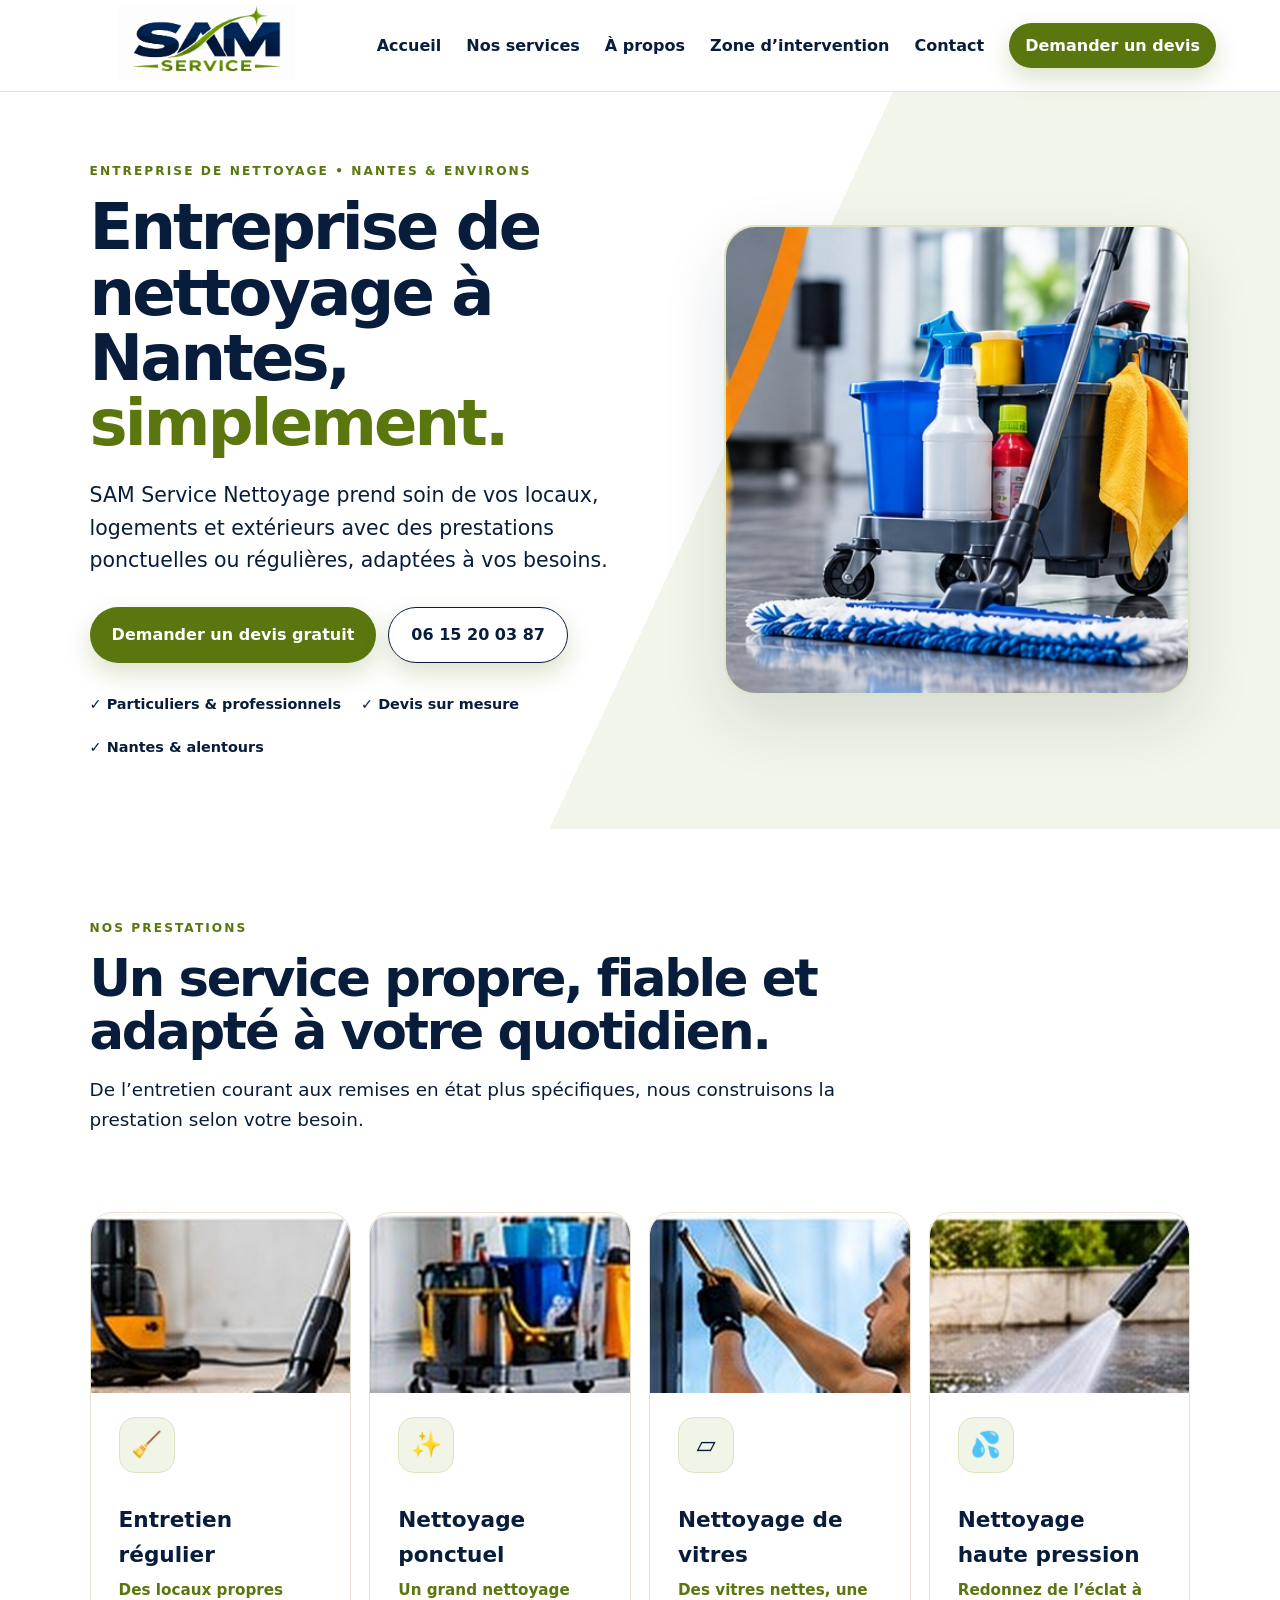
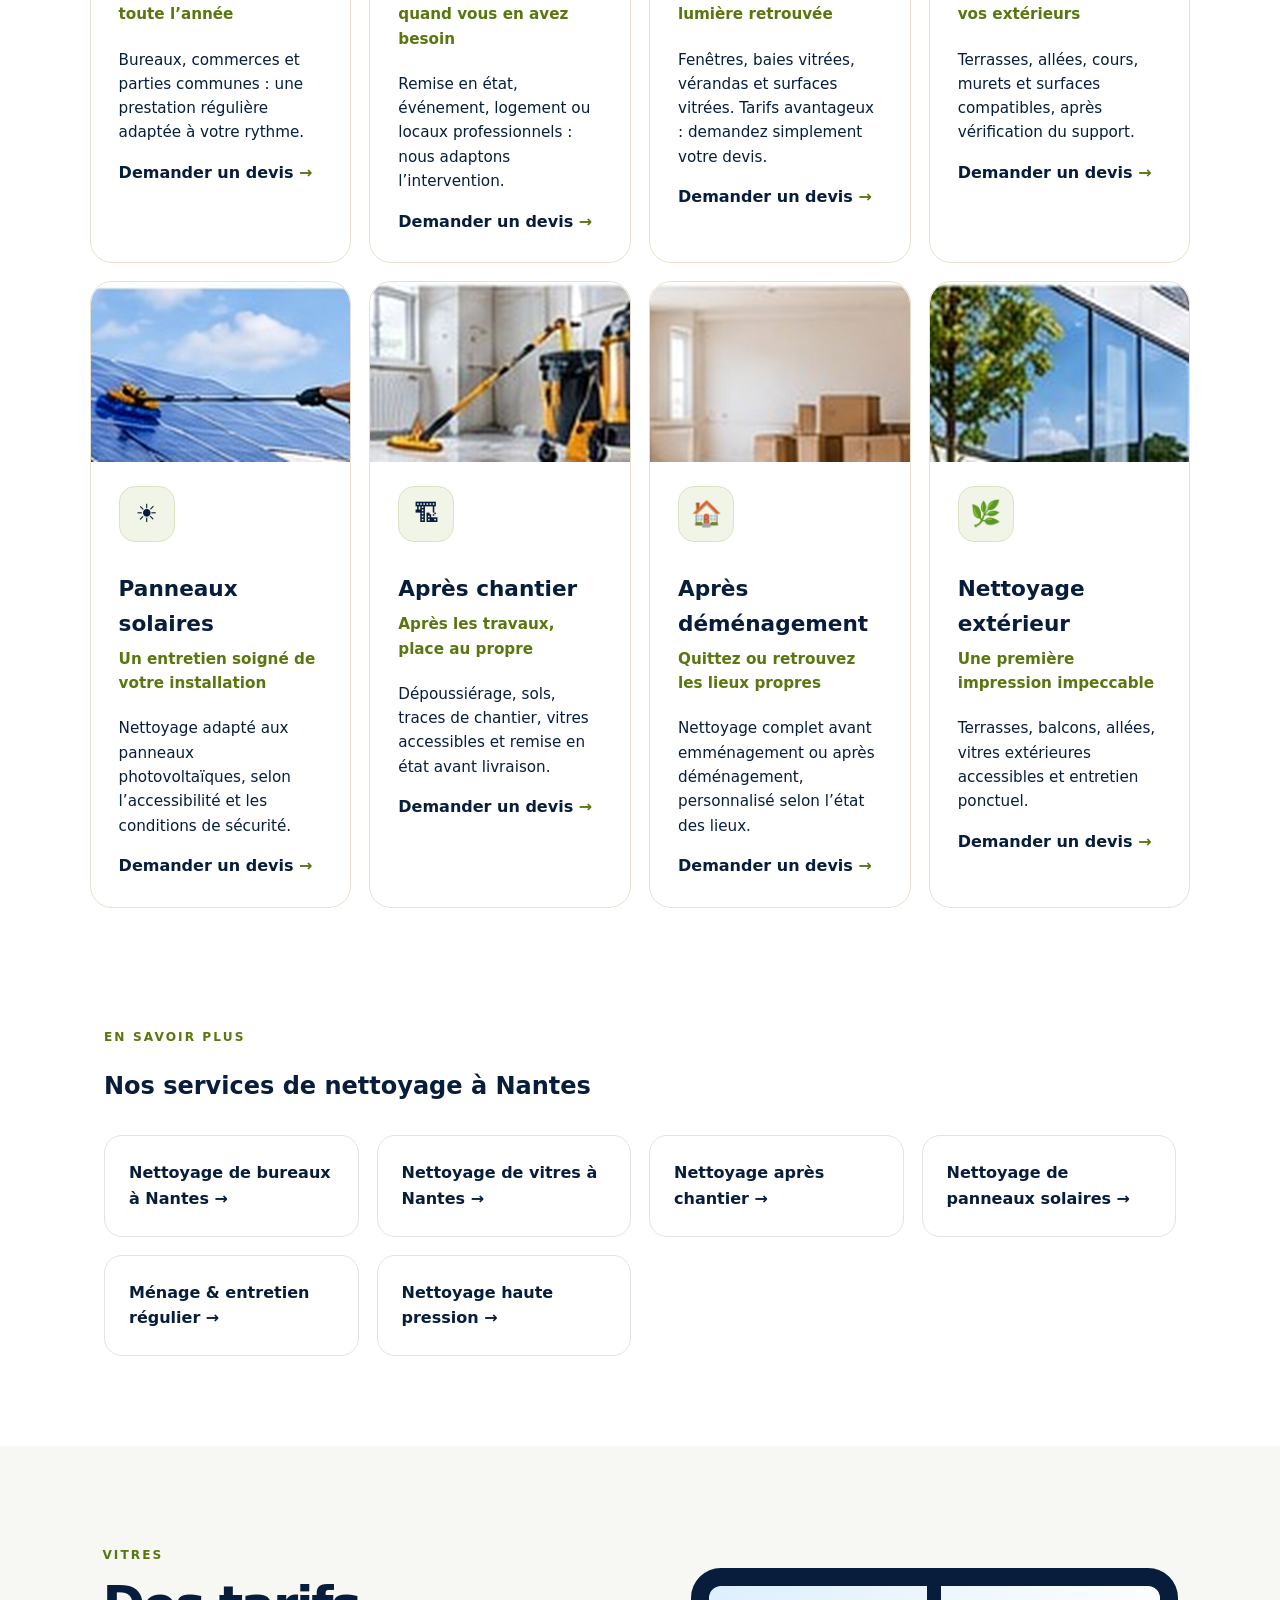
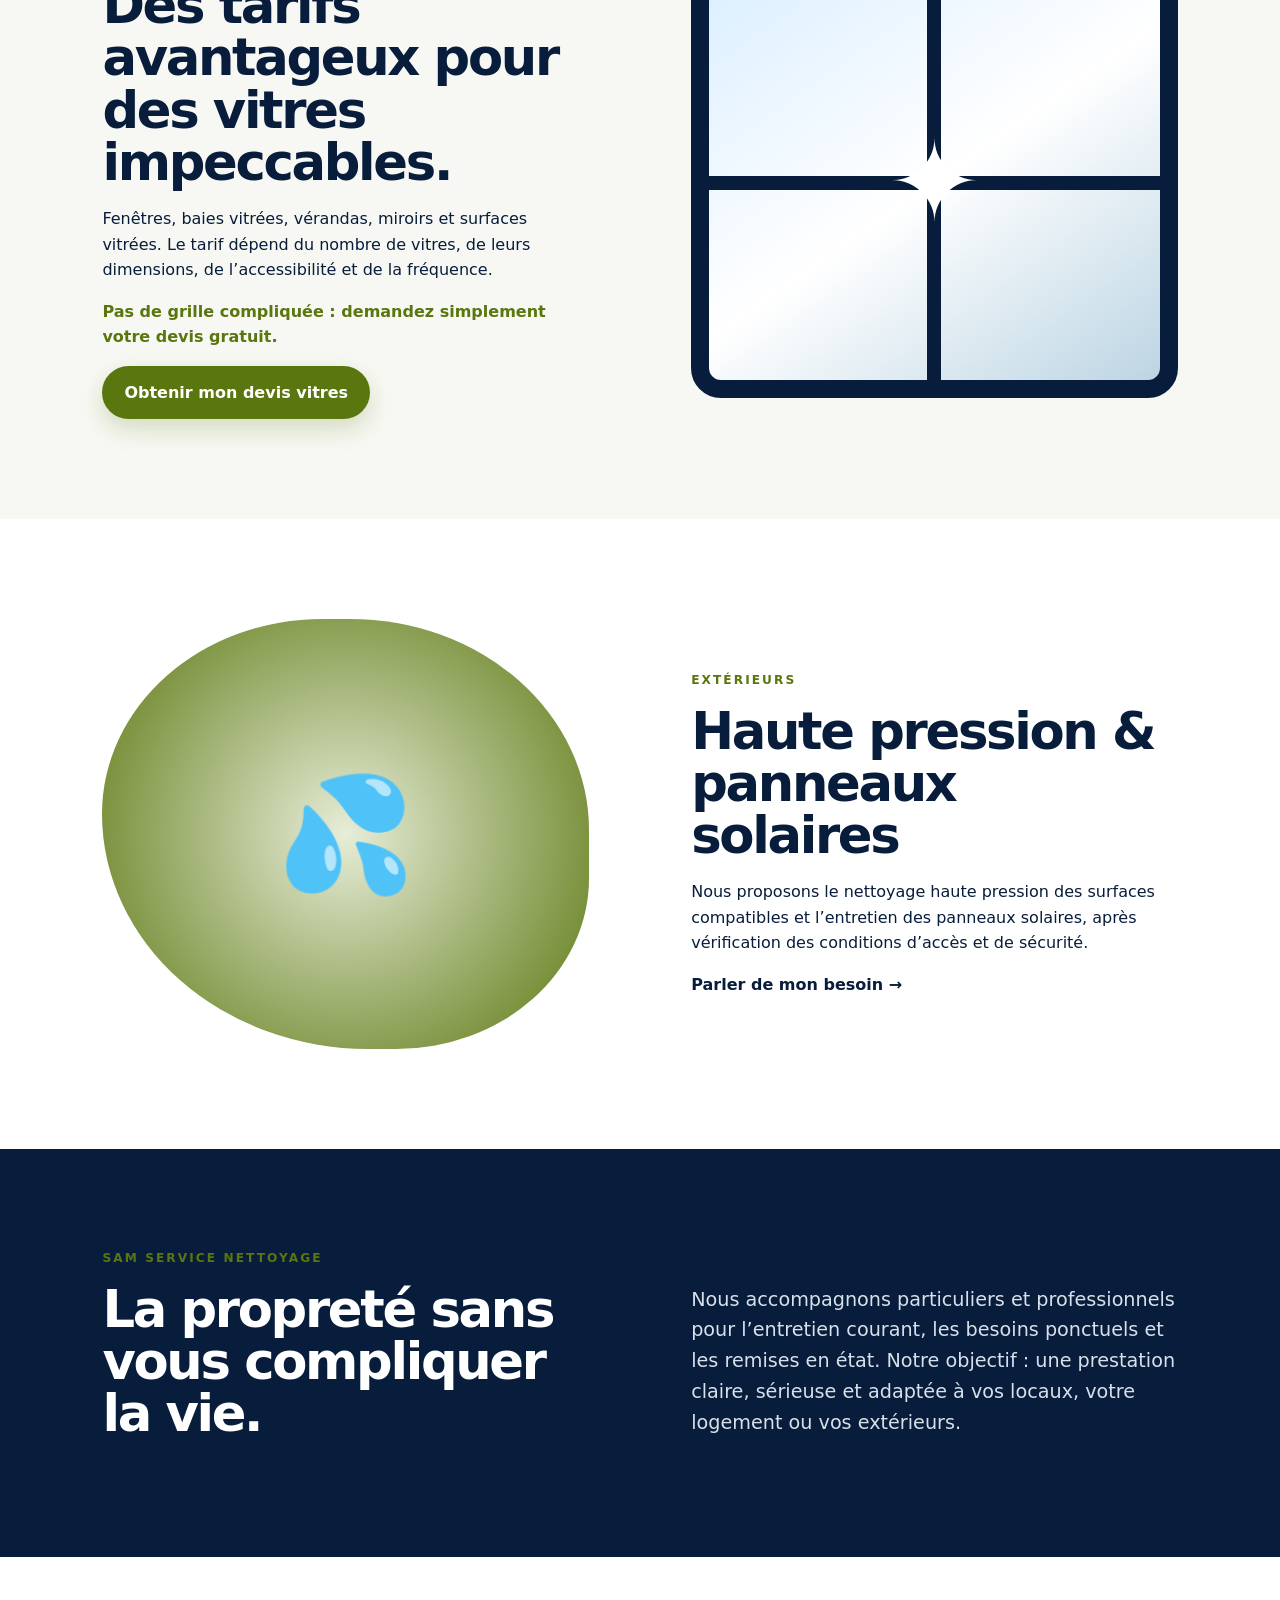
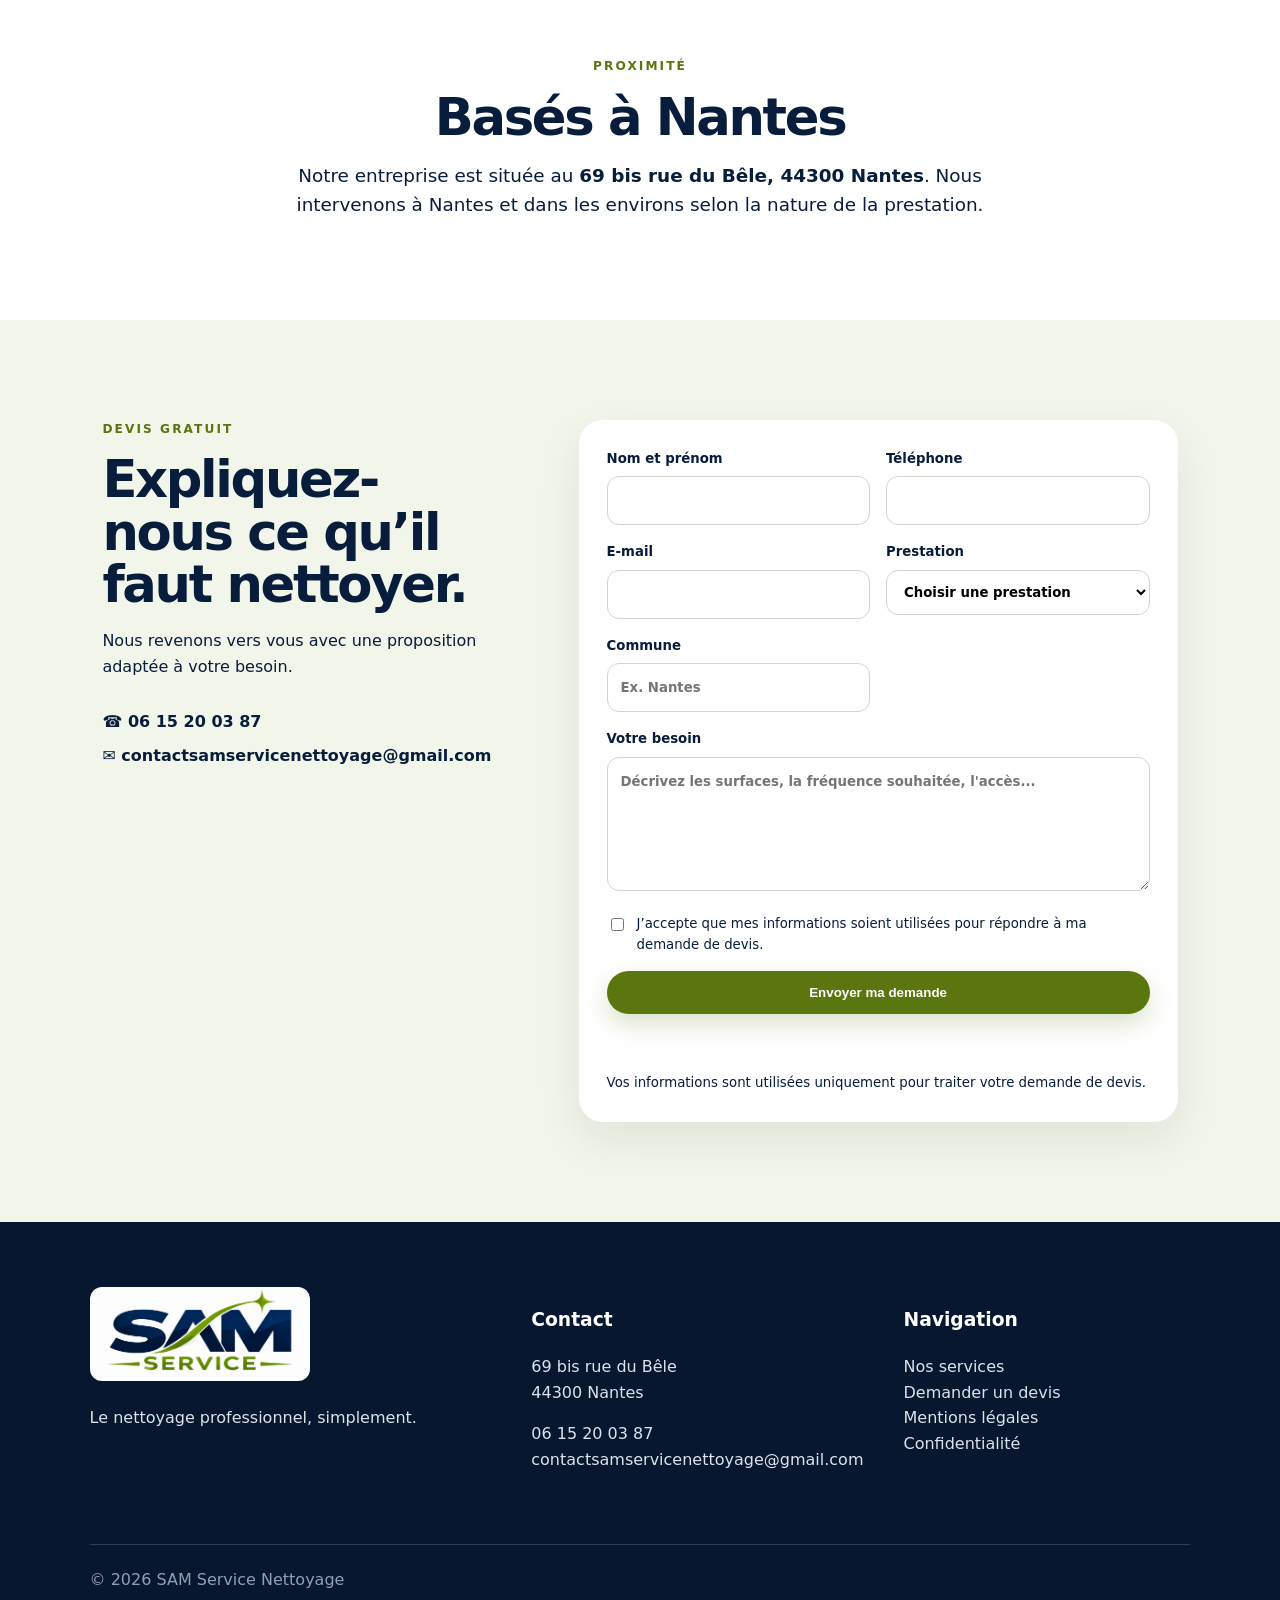
<file: index.html>
<!doctype html>
<html lang="fr">
<head>
<meta charset="utf-8"><meta name="viewport" content="width=device-width,initial-scale=1">
<title>Entreprise de nettoyage à Nantes | SAM Service</title>
<meta name="description" content="SAM Service, entreprise de nettoyage à Nantes : bureaux, entretien régulier, vitres, après chantier, panneaux solaires, haute pression et déménagement. Devis gratuit.">
<link rel="canonical" href="https://samservicenettoyage.fr/">
<meta name="robots" content="index,follow,max-image-preview:large">
<meta property="og:locale" content="fr_FR"><meta property="og:type" content="website"><meta property="og:title" content="Entreprise de nettoyage à Nantes | SAM Service"><meta property="og:description" content="Nettoyage pour particuliers et professionnels à Nantes et alentours. Devis gratuit."><meta property="og:url" content="https://samservicenettoyage.fr/"><meta property="og:image" content="https://samservicenettoyage.fr/assets/logo.png">
<script type="application/ld+json">{"@context":"https://schema.org","@type":"LocalBusiness","name":"SAM Service Nettoyage","url":"https://samservicenettoyage.fr/","logo":"https://samservicenettoyage.fr/assets/logo.png","image":"https://samservicenettoyage.fr/assets/logo.png","telephone":"+33615200387","email":"contactsamservicenettoyage@gmail.com","address":{"@type":"PostalAddress","streetAddress":"69 bis rue du Bêle","postalCode":"44300","addressLocality":"Nantes","addressCountry":"FR"},"areaServed":{"@type":"City","name":"Nantes"},"description":"Entreprise de nettoyage pour particuliers et professionnels à Nantes et alentours."}</script>
<link rel="stylesheet" href="styles.css">
</head>
<body>
<header class="site-header">
  <a class="brand" href="#accueil"><img src="assets/logo.png" alt="SAM Service Nettoyage"></a>
  <button class="menu-btn" aria-expanded="false" aria-controls="menu">☰<span>Menu</span></button>
  <nav id="menu">
    <a href="#accueil">Accueil</a><a href="#services">Nos services</a><a href="#apropos">À propos</a><a href="#zone">Zone d’intervention</a><a href="#contact">Contact</a>
    <a class="btn small" href="#devis">Demander un devis</a>
  </nav>
</header>

<main>
<section class="hero" id="accueil">
 <div class="hero-copy">
   <p class="eyebrow">ENTREPRISE DE NETTOYAGE • NANTES & ENVIRONS</p>
   <h1>Entreprise de nettoyage à Nantes, <em>simplement.</em></h1>
   <p class="lead">SAM Service Nettoyage prend soin de vos locaux, logements et extérieurs avec des prestations ponctuelles ou régulières, adaptées à vos besoins.</p>
   <div class="actions"><a class="btn" href="#devis">Demander un devis gratuit</a><a class="btn ghost" href="tel:+33615200387">06 15 20 03 87</a></div>
   <div class="trust"><span>✓ Particuliers & professionnels</span><span>✓ Devis sur mesure</span><span>✓ Nantes & alentours</span></div>
 </div>
 <div class="hero-visual hero-equipment" role="img" aria-label="Matériel professionnel de nettoyage"></div>
</section>

<section class="intro">
 <p class="eyebrow">NOS PRESTATIONS</p><h2>Un service propre, fiable et adapté à votre quotidien.</h2>
 <p>De l’entretien courant aux remises en état plus spécifiques, nous construisons la prestation selon votre besoin.</p>
</section>

<section class="services" id="services"><article class="card" id="entretien">
<img class="service-photo" src="assets/menage-domicile.jpg" alt="Matériel de ménage pour l'entretien régulier" loading="lazy">
<div class="icon">🧹</div><h3>Entretien régulier</h3><h4>Des locaux propres toute l’année</h4><p>Bureaux, commerces et parties communes : une prestation régulière adaptée à votre rythme.</p>
<a class="text-link" href="#devis">Demander un devis <span>→</span></a></article>
<article class="card" id="ponctuel">
<img class="service-photo" src="assets/ponctuel.jpg" alt="Chariot et matériel pour nettoyage ponctuel" loading="lazy">
<div class="icon">✨</div><h3>Nettoyage ponctuel</h3><h4>Un grand nettoyage quand vous en avez besoin</h4><p>Remise en état, événement, logement ou locaux professionnels : nous adaptons l’intervention.</p>
<a class="text-link" href="#devis">Demander un devis <span>→</span></a></article>
<article class="card" id="vitres">
<img class="service-photo" src="assets/nettoyage-vitres.jpg" alt="Technicien réalisant le nettoyage de vitres" loading="lazy">
<div class="icon">▱</div><h3>Nettoyage de vitres</h3><h4>Des vitres nettes, une lumière retrouvée</h4><p>Fenêtres, baies vitrées, vérandas et surfaces vitrées. Tarifs avantageux : demandez simplement votre devis.</p>
<a class="text-link" href="#devis">Demander un devis <span>→</span></a></article>
<article class="card" id="pression">
<img class="service-photo" src="assets/haute-pression.jpg" alt="Nettoyage extérieur au jet haute pression" loading="lazy">
<div class="icon">💦</div><h3>Nettoyage haute pression</h3><h4>Redonnez de l’éclat à vos extérieurs</h4><p>Terrasses, allées, cours, murets et surfaces compatibles, après vérification du support.</p>
<a class="text-link" href="#devis">Demander un devis <span>→</span></a></article>
<article class="card" id="solaire">
<img class="service-photo" src="assets/panneaux-solaires.jpg" alt="Technicien nettoyant des panneaux solaires" loading="lazy">
<div class="icon">☀</div><h3>Panneaux solaires</h3><h4>Un entretien soigné de votre installation</h4><p>Nettoyage adapté aux panneaux photovoltaïques, selon l’accessibilité et les conditions de sécurité.</p>
<a class="text-link" href="#devis">Demander un devis <span>→</span></a></article>
<article class="card" id="chantier">
<img class="service-photo" src="assets/apres-chantier.jpg" alt="Matériel professionnel pour nettoyage après chantier" loading="lazy">
<div class="icon">🏗</div><h3>Après chantier</h3><h4>Après les travaux, place au propre</h4><p>Dépoussiérage, sols, traces de chantier, vitres accessibles et remise en état avant livraison.</p>
<a class="text-link" href="#devis">Demander un devis <span>→</span></a></article>
<article class="card" id="demenagement">
<img class="service-photo" src="assets/demenagement.jpg" alt="Logement prêt pour nettoyage après déménagement" loading="lazy">
<div class="icon">🏠</div><h3>Après déménagement</h3><h4>Quittez ou retrouvez les lieux propres</h4><p>Nettoyage complet avant emménagement ou après déménagement, personnalisé selon l’état des lieux.</p>
<a class="text-link" href="#devis">Demander un devis <span>→</span></a></article>
<article class="card" id="exterieur">
<img class="service-photo" src="assets/exterieur.jpg" alt="Entretien et nettoyage des surfaces extérieures" loading="lazy">
<div class="icon">🌿</div><h3>Nettoyage extérieur</h3><h4>Une première impression impeccable</h4><p>Terrasses, balcons, allées, vitres extérieures accessibles et entretien ponctuel.</p>
<a class="text-link" href="#devis">Demander un devis <span>→</span></a></article></section>
<section class="service-seo-links" aria-labelledby="seo-services-title"><p class="eyebrow">EN SAVOIR PLUS</p><h2 id="seo-services-title">Nos services de nettoyage à Nantes</h2><div class="seo-grid"><div class="seo-box"><a href="nettoyage-bureaux-nantes.html">Nettoyage de bureaux à Nantes →</a></div><div class="seo-box"><a href="nettoyage-vitres-nantes.html">Nettoyage de vitres à Nantes →</a></div><div class="seo-box"><a href="nettoyage-apres-chantier-nantes.html">Nettoyage après chantier →</a></div><div class="seo-box"><a href="nettoyage-panneaux-solaires-nantes.html">Nettoyage de panneaux solaires →</a></div><div class="seo-box"><a href="menage-entretien-nantes.html">Ménage & entretien régulier →</a></div><div class="seo-box"><a href="nettoyage-haute-pression-nantes.html">Nettoyage haute pression →</a></div></div></section>

<section class="split feature">
 <div><p class="eyebrow">VITRES</p><h2>Des tarifs avantageux pour des vitres impeccables.</h2>
 <p>Fenêtres, baies vitrées, vérandas, miroirs et surfaces vitrées. Le tarif dépend du nombre de vitres, de leurs dimensions, de l’accessibilité et de la fréquence.</p>
 <p class="highlight">Pas de grille compliquée : demandez simplement votre devis gratuit.</p>
 <a class="btn" href="#devis">Obtenir mon devis vitres</a></div>
 <div class="illustration window"><span>✦</span></div>
</section>

<section class="split reverse">
 <div class="illustration pressure"><span>💦</span></div>
 <div><p class="eyebrow">EXTÉRIEURS</p><h2>Haute pression & panneaux solaires</h2>
 <p>Nous proposons le nettoyage haute pression des surfaces compatibles et l’entretien des panneaux solaires, après vérification des conditions d’accès et de sécurité.</p>
 <a class="text-link" href="#devis">Parler de mon besoin →</a></div>
</section>

<section class="about" id="apropos">
 <div><p class="eyebrow">SAM SERVICE NETTOYAGE</p><h2>La propreté sans vous compliquer la vie.</h2></div>
 <p>Nous accompagnons particuliers et professionnels pour l’entretien courant, les besoins ponctuels et les remises en état. Notre objectif : une prestation claire, sérieuse et adaptée à vos locaux, votre logement ou vos extérieurs.</p>
</section>

<section class="zone" id="zone">
 <p class="eyebrow">PROXIMITÉ</p><h2>Basés à Nantes</h2>
 <p>Notre entreprise est située au <strong>69 bis rue du Bêle, 44300 Nantes</strong>. Nous intervenons à Nantes et dans les environs selon la nature de la prestation.</p>
</section>

<section class="quote" id="devis">
 <div><p class="eyebrow">DEVIS GRATUIT</p><h2>Expliquez-nous ce qu’il faut nettoyer.</h2>
 <p>Nous revenons vers vous avec une proposition adaptée à votre besoin.</p>
 <div class="contact-lines"><a href="tel:+33615200387">☎ 06 15 20 03 87</a><a href="mailto:contactsamservicenettoyage@gmail.com">✉ contactsamservicenettoyage@gmail.com</a></div></div>
 <form id="devis-form">
   <label>Nom et prénom<input name="nom" autocomplete="name" maxlength="100" required></label>
   <label>Téléphone<input name="telephone" type="tel" autocomplete="tel" maxlength="30" required></label>
   <label>E-mail<input name="email" type="email" autocomplete="email" maxlength="254" required></label>
   <label>Prestation<select name="service" required><option value="">Choisir une prestation</option><option value="Entretien régulier">Entretien régulier</option>
<option value="Nettoyage ponctuel">Nettoyage ponctuel</option>
<option value="Nettoyage de vitres">Nettoyage de vitres</option>
<option value="Nettoyage haute pression">Nettoyage haute pression</option>
<option value="Panneaux solaires">Panneaux solaires</option>
<option value="Après chantier">Après chantier</option>
<option value="Après déménagement">Après déménagement</option>
<option value="Nettoyage extérieur">Nettoyage extérieur</option></select></label>
   <label>Commune<input name="commune" maxlength="100" placeholder="Ex. Nantes"></label>
   <label class="wide">Votre besoin<textarea name="message" maxlength="2800" rows="5" placeholder="Décrivez les surfaces, la fréquence souhaitée, l'accès..."></textarea></label>
   <label class="consent wide"><input name="consentement" type="checkbox" required> J’accepte que mes informations soient utilisées pour répondre à ma demande de devis.</label>
   <button class="btn wide" id="devis-submit" type="submit">Envoyer ma demande</button>
   <p class="form-status wide" id="form-status" role="status" aria-live="polite"></p>
   <small class="wide">Vos informations sont utilisées uniquement pour traiter votre demande de devis.</small>
 </form>
</section>
</main>

<footer id="contact">
 <div class="footer-brand"><img src="assets/logo.png" alt=""><p>Le nettoyage professionnel, simplement.</p></div>
 <div><h3>Contact</h3><p>69 bis rue du Bêle<br>44300 Nantes</p><p><a href="tel:+33615200387">06 15 20 03 87</a><br><a href="mailto:contactsamservicenettoyage@gmail.com">contactsamservicenettoyage@gmail.com</a></p></div>
 <div><h3>Navigation</h3><p><a href="#services">Nos services</a><br><a href="#devis">Demander un devis</a><br><a href="mentions-legales.html">Mentions légales</a><br><a href="confidentialite.html">Confidentialité</a></p></div>
 <p class="copyright">© <span id="year"></span> SAM Service Nettoyage</p>
</footer>
<script src="script.js"></script>
</body></html>
</file>
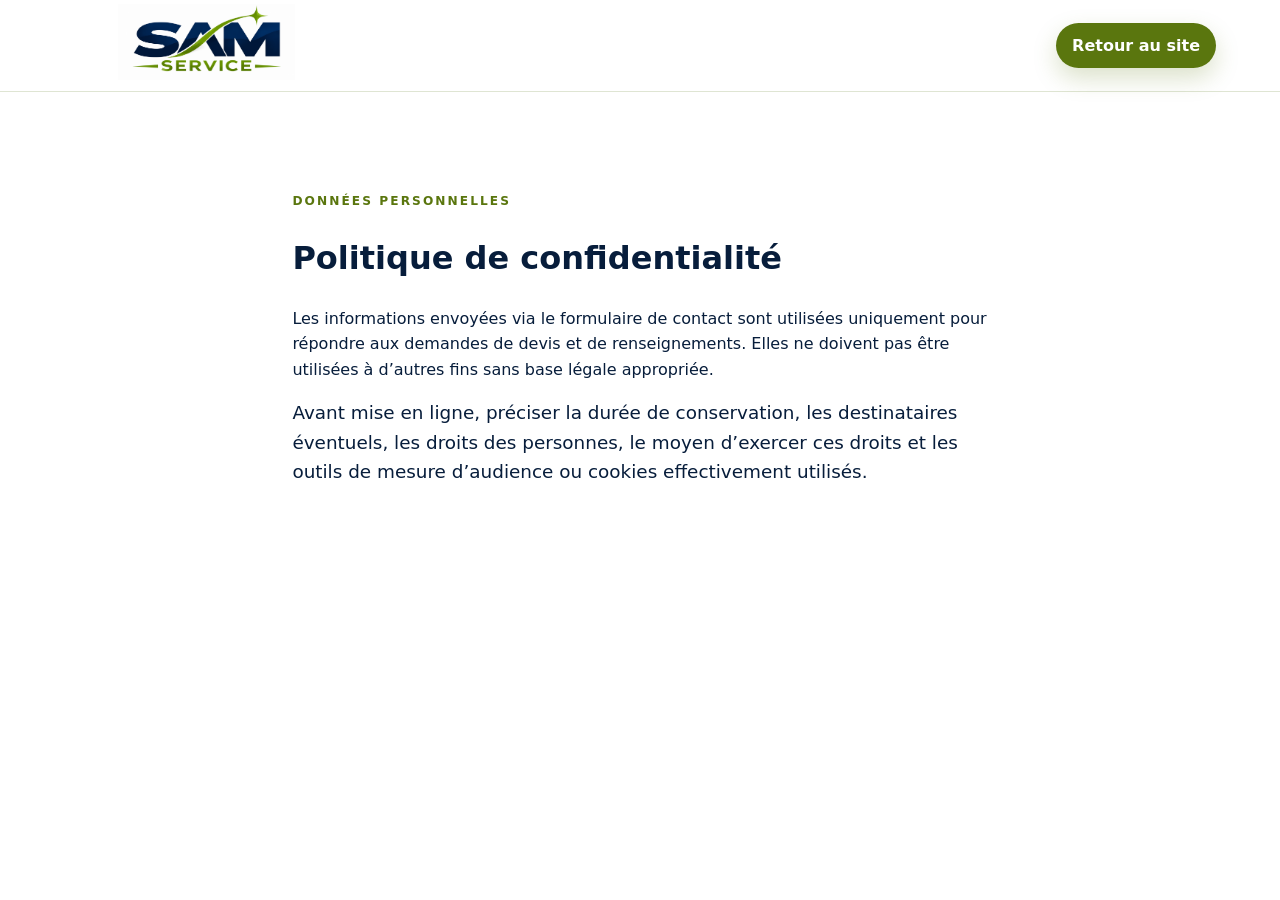
<file: confidentialite.html>
<!doctype html><html lang="fr"><head><meta charset="utf-8"><meta name="viewport" content="width=device-width,initial-scale=1"><title>Confidentialité | SAM Service Nettoyage</title><link rel="stylesheet" href="styles.css"></head><body><header class="site-header"><a class="brand" href="index.html"><img src="assets/logo.png" alt="SAM Service Nettoyage"></a><a class="btn small" href="index.html">Retour au site</a></header><main class="zone" style="text-align:left;max-width:900px;margin:auto"><p class="eyebrow">DONNÉES PERSONNELLES</p><h1 style="color:var(--navy)">Politique de confidentialité</h1><p>Les informations envoyées via le formulaire de contact sont utilisées uniquement pour répondre aux demandes de devis et de renseignements. Elles ne doivent pas être utilisées à d’autres fins sans base légale appropriée.</p><p>Avant mise en ligne, préciser la durée de conservation, les destinataires éventuels, les droits des personnes, le moyen d’exercer ces droits et les outils de mesure d’audience ou cookies effectivement utilisés.</p></main></body></html>
</file>
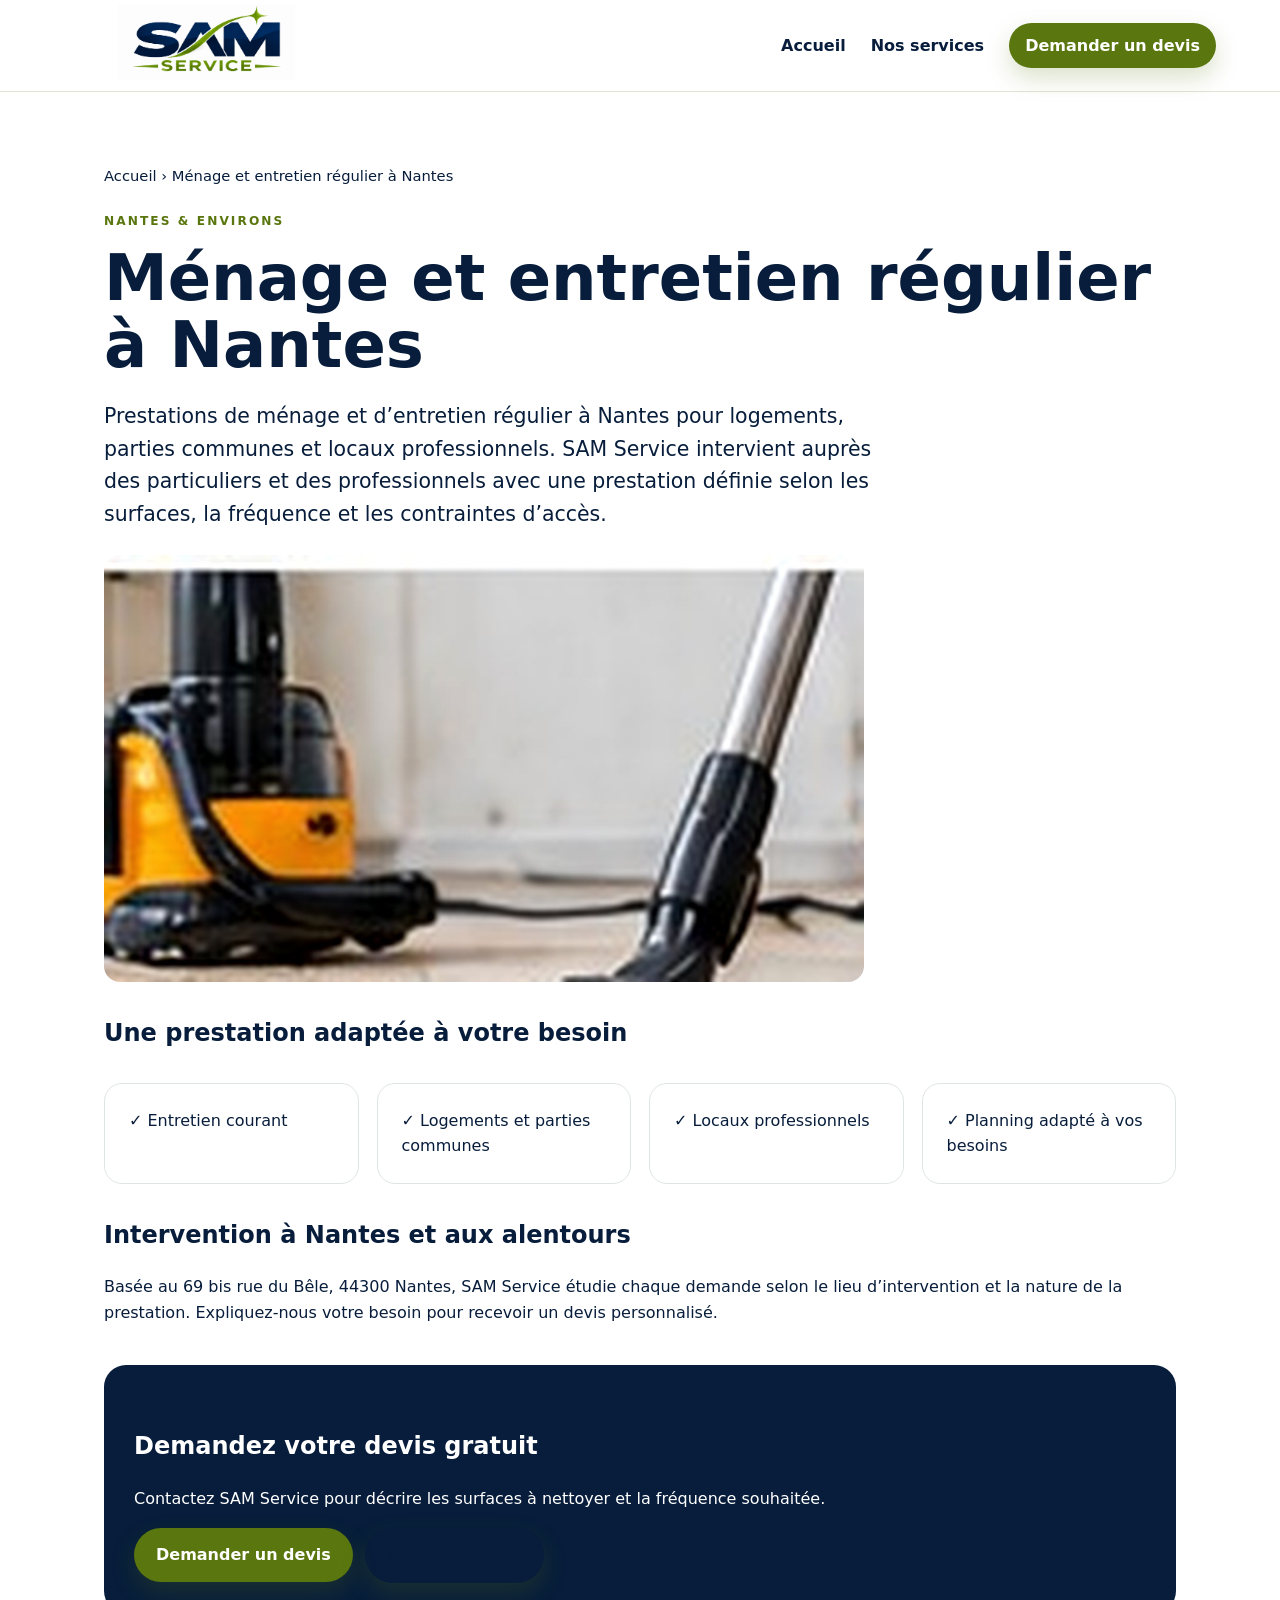
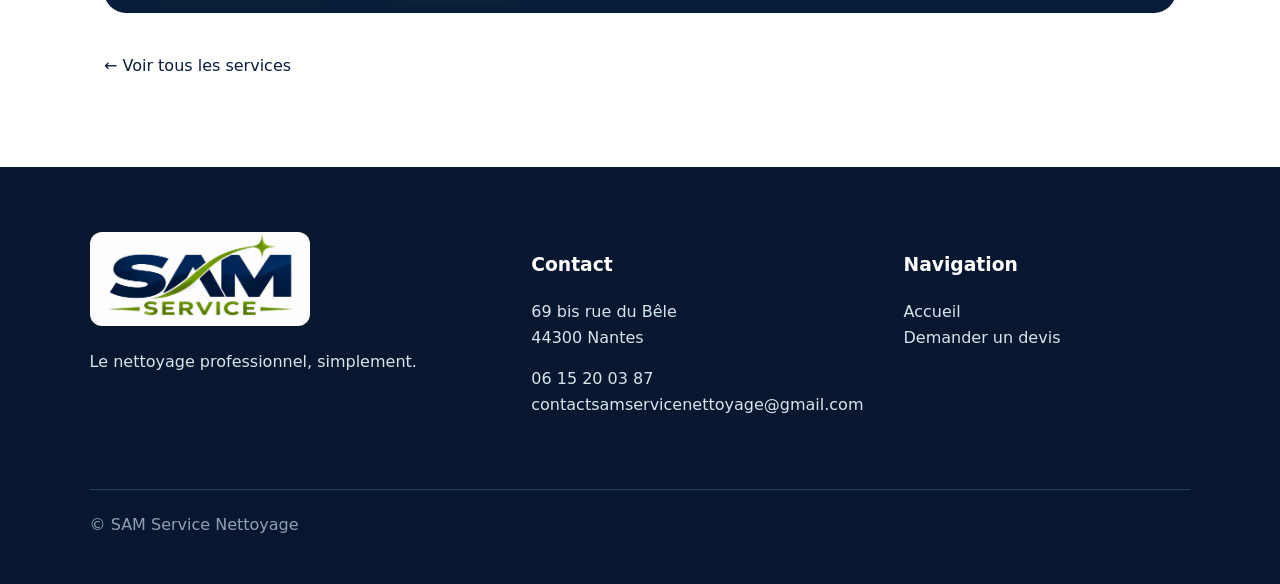
<file: menage-entretien-nantes.html>
<!doctype html><html lang="fr"><head><meta charset="utf-8"><meta name="viewport" content="width=device-width,initial-scale=1"><title>Ménage et entretien régulier à Nantes | SAM Service</title><meta name="description" content="Prestations de ménage et d’entretien régulier à Nantes pour logements, parties communes et locaux professionnels."><meta name="robots" content="index,follow,max-image-preview:large"><link rel="canonical" href="https://samservicenettoyage.fr/menage-entretien-nantes.html"><link rel="stylesheet" href="styles.css"><script type="application/ld+json">{"@context":"https://schema.org","@type":"Service","name":"Ménage et entretien régulier à Nantes","provider":{"@type":"LocalBusiness","name":"SAM Service Nettoyage","telephone":"+33615200387","url":"https://samservicenettoyage.fr/","address":{"@type":"PostalAddress","streetAddress":"69 bis rue du Bêle","postalCode":"44300","addressLocality":"Nantes","addressCountry":"FR"}},"areaServed":{"@type":"City","name":"Nantes"},"description":"Prestations de ménage et d’entretien régulier à Nantes pour logements, parties communes et locaux professionnels."}</script></head><body><header class="site-header"><a class="brand" href="index.html"><img src="assets/logo.png" alt="SAM Service"></a><nav><a href="index.html">Accueil</a><a href="index.html#services">Nos services</a><a class="btn small" href="index.html#devis">Demander un devis</a></nav></header><main class="seo-page"><div class="breadcrumbs"><a href="index.html">Accueil</a> › Ménage et entretien régulier à Nantes</div><p class="eyebrow">NANTES & ENVIRONS</p><h1>Ménage et entretien régulier à Nantes</h1><p class="lead">Prestations de ménage et d’entretien régulier à Nantes pour logements, parties communes et locaux professionnels. SAM Service intervient auprès des particuliers et des professionnels avec une prestation définie selon les surfaces, la fréquence et les contraintes d’accès.</p><img class="service-photo" src="assets/menage-domicile.jpg" alt="Ménage et entretien régulier à Nantes" style="max-width:760px;width:100%;height:auto;margin:24px 0" loading="eager"><h2>Une prestation adaptée à votre besoin</h2><div class="seo-grid"><div class="seo-box">✓ Entretien courant</div><div class="seo-box">✓ Logements et parties communes</div><div class="seo-box">✓ Locaux professionnels</div><div class="seo-box">✓ Planning adapté à vos besoins</div></div><h2>Intervention à Nantes et aux alentours</h2><p>Basée au 69 bis rue du Bêle, 44300 Nantes, SAM Service étudie chaque demande selon le lieu d’intervention et la nature de la prestation. Expliquez-nous votre besoin pour recevoir un devis personnalisé.</p><div class="seo-cta"><h2>Demandez votre devis gratuit</h2><p>Contactez SAM Service pour décrire les surfaces à nettoyer et la fréquence souhaitée.</p><a class="btn" href="index.html#devis">Demander un devis</a><a class="btn ghost" href="tel:+33615200387">06 15 20 03 87</a></div><p><a href="index.html#services">← Voir tous les services</a></p></main><footer id="contact"><div class="footer-brand"><img src="assets/logo.png" alt="SAM Service"><p>Le nettoyage professionnel, simplement.</p></div><div><h3>Contact</h3><p>69 bis rue du Bêle<br>44300 Nantes</p><p><a href="tel:+33615200387">06 15 20 03 87</a><br><a href="mailto:contactsamservicenettoyage@gmail.com">contactsamservicenettoyage@gmail.com</a></p></div><div><h3>Navigation</h3><p><a href="index.html">Accueil</a><br><a href="index.html#devis">Demander un devis</a></p></div><p class="copyright">© SAM Service Nettoyage</p></footer></body></html>
</file>
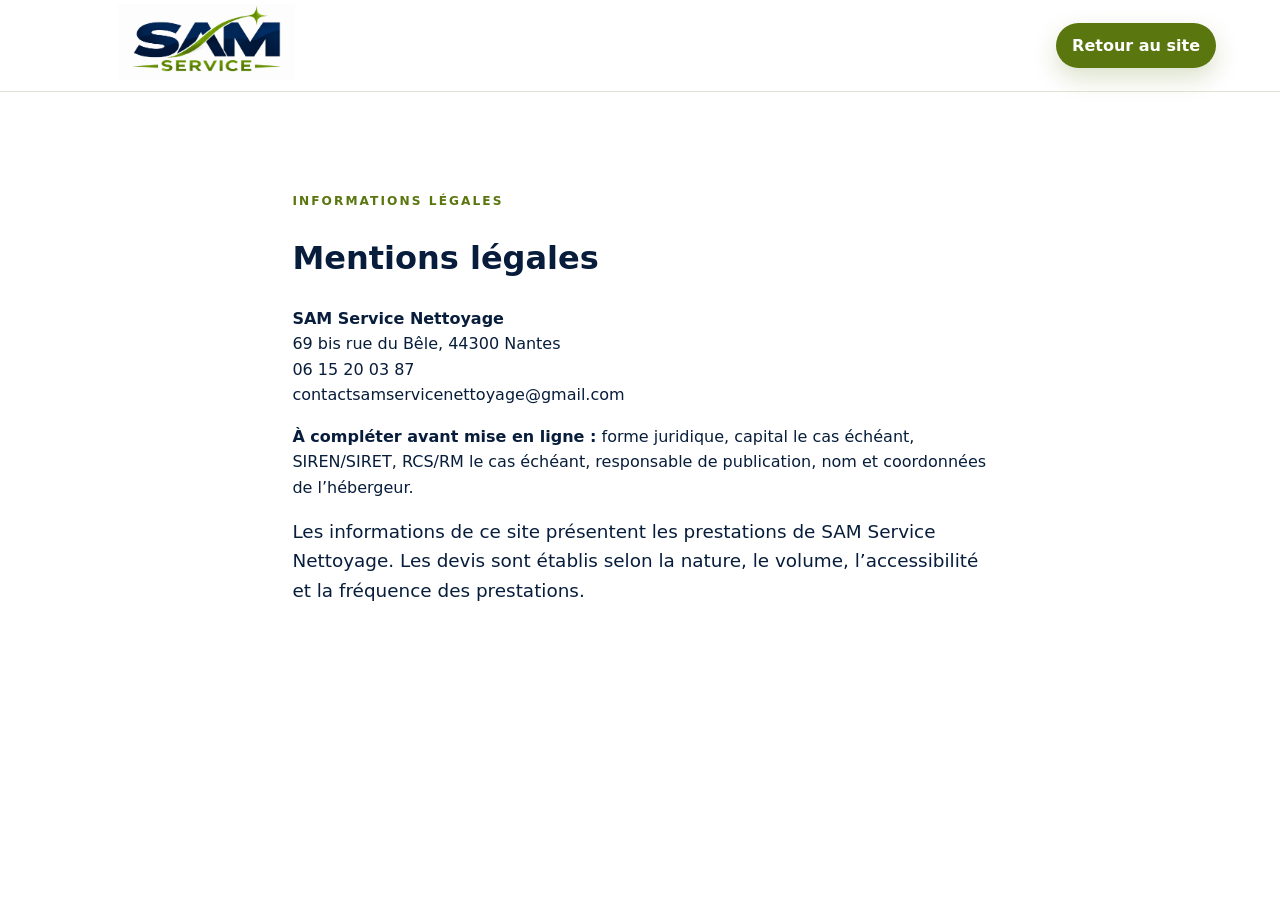
<file: mentions-legales.html>
<!doctype html><html lang="fr"><head><meta charset="utf-8"><meta name="viewport" content="width=device-width,initial-scale=1"><title>Mentions légales | SAM Service Nettoyage</title><link rel="stylesheet" href="styles.css"></head><body><header class="site-header"><a class="brand" href="index.html"><img src="assets/logo.png" alt="SAM Service Nettoyage"></a><a class="btn small" href="index.html">Retour au site</a></header><main class="zone" style="text-align:left;max-width:900px;margin:auto"><p class="eyebrow">INFORMATIONS LÉGALES</p><h1 style="color:var(--navy)">Mentions légales</h1><p><strong>SAM Service Nettoyage</strong><br>69 bis rue du Bêle, 44300 Nantes<br>06 15 20 03 87<br>contactsamservicenettoyage@gmail.com</p><p><strong>À compléter avant mise en ligne :</strong> forme juridique, capital le cas échéant, SIREN/SIRET, RCS/RM le cas échéant, responsable de publication, nom et coordonnées de l’hébergeur.</p><p>Les informations de ce site présentent les prestations de SAM Service Nettoyage. Les devis sont établis selon la nature, le volume, l’accessibilité et la fréquence des prestations.</p></main></body></html>
</file>
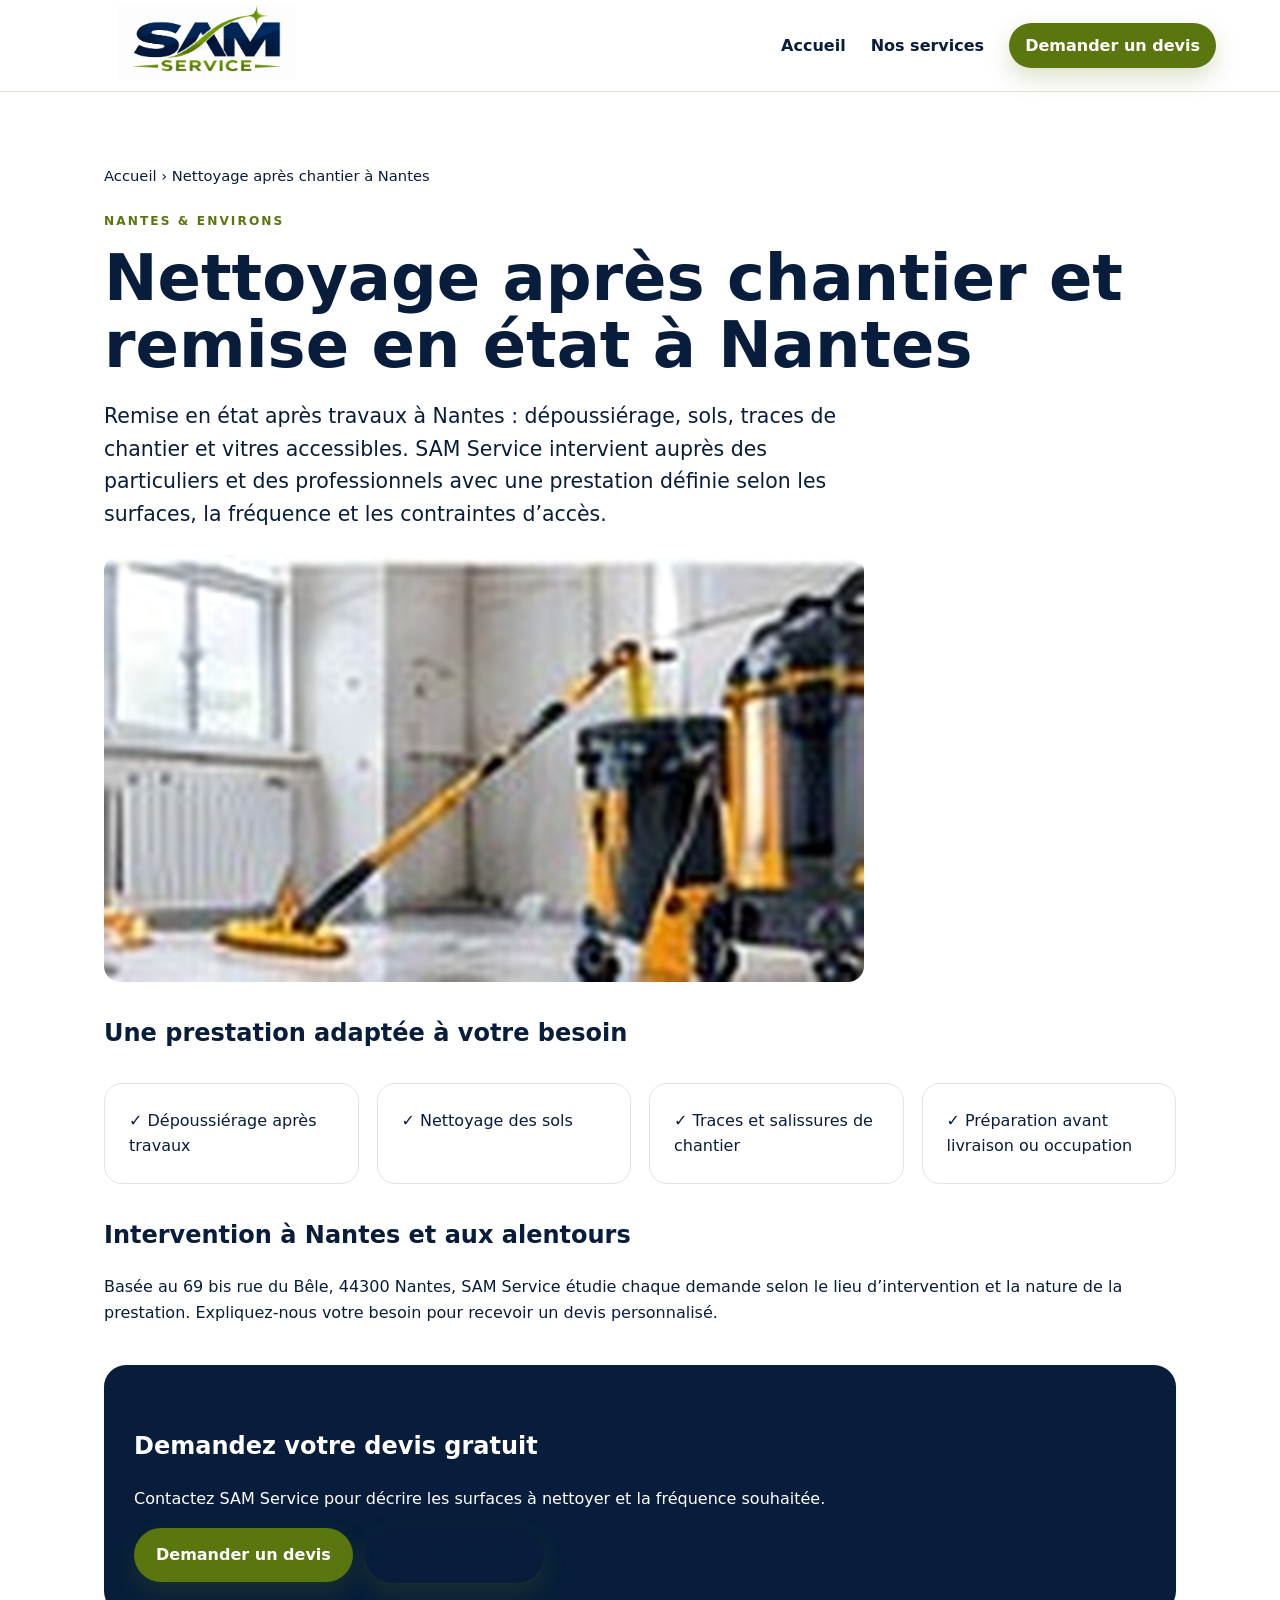
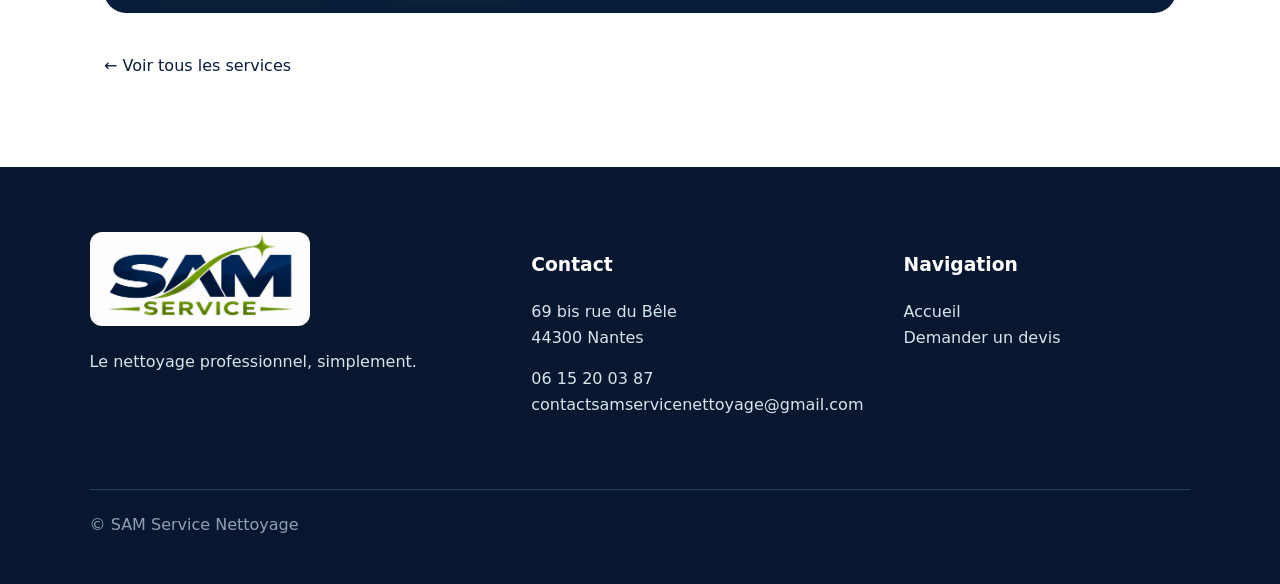
<file: nettoyage-apres-chantier-nantes.html>
<!doctype html><html lang="fr"><head><meta charset="utf-8"><meta name="viewport" content="width=device-width,initial-scale=1"><title>Nettoyage après chantier à Nantes | SAM Service</title><meta name="description" content="Remise en état après travaux à Nantes : dépoussiérage, sols, traces de chantier et vitres accessibles."><meta name="robots" content="index,follow,max-image-preview:large"><link rel="canonical" href="https://samservicenettoyage.fr/nettoyage-apres-chantier-nantes.html"><link rel="stylesheet" href="styles.css"><script type="application/ld+json">{"@context":"https://schema.org","@type":"Service","name":"Nettoyage après chantier à Nantes","provider":{"@type":"LocalBusiness","name":"SAM Service Nettoyage","telephone":"+33615200387","url":"https://samservicenettoyage.fr/","address":{"@type":"PostalAddress","streetAddress":"69 bis rue du Bêle","postalCode":"44300","addressLocality":"Nantes","addressCountry":"FR"}},"areaServed":{"@type":"City","name":"Nantes"},"description":"Remise en état après travaux à Nantes : dépoussiérage, sols, traces de chantier et vitres accessibles."}</script></head><body><header class="site-header"><a class="brand" href="index.html"><img src="assets/logo.png" alt="SAM Service"></a><nav><a href="index.html">Accueil</a><a href="index.html#services">Nos services</a><a class="btn small" href="index.html#devis">Demander un devis</a></nav></header><main class="seo-page"><div class="breadcrumbs"><a href="index.html">Accueil</a> › Nettoyage après chantier à Nantes</div><p class="eyebrow">NANTES & ENVIRONS</p><h1>Nettoyage après chantier et remise en état à Nantes</h1><p class="lead">Remise en état après travaux à Nantes : dépoussiérage, sols, traces de chantier et vitres accessibles. SAM Service intervient auprès des particuliers et des professionnels avec une prestation définie selon les surfaces, la fréquence et les contraintes d’accès.</p><img class="service-photo" src="assets/apres-chantier.jpg" alt="Nettoyage après chantier à Nantes" style="max-width:760px;width:100%;height:auto;margin:24px 0" loading="eager"><h2>Une prestation adaptée à votre besoin</h2><div class="seo-grid"><div class="seo-box">✓ Dépoussiérage après travaux</div><div class="seo-box">✓ Nettoyage des sols</div><div class="seo-box">✓ Traces et salissures de chantier</div><div class="seo-box">✓ Préparation avant livraison ou occupation</div></div><h2>Intervention à Nantes et aux alentours</h2><p>Basée au 69 bis rue du Bêle, 44300 Nantes, SAM Service étudie chaque demande selon le lieu d’intervention et la nature de la prestation. Expliquez-nous votre besoin pour recevoir un devis personnalisé.</p><div class="seo-cta"><h2>Demandez votre devis gratuit</h2><p>Contactez SAM Service pour décrire les surfaces à nettoyer et la fréquence souhaitée.</p><a class="btn" href="index.html#devis">Demander un devis</a><a class="btn ghost" href="tel:+33615200387">06 15 20 03 87</a></div><p><a href="index.html#services">← Voir tous les services</a></p></main><footer id="contact"><div class="footer-brand"><img src="assets/logo.png" alt="SAM Service"><p>Le nettoyage professionnel, simplement.</p></div><div><h3>Contact</h3><p>69 bis rue du Bêle<br>44300 Nantes</p><p><a href="tel:+33615200387">06 15 20 03 87</a><br><a href="mailto:contactsamservicenettoyage@gmail.com">contactsamservicenettoyage@gmail.com</a></p></div><div><h3>Navigation</h3><p><a href="index.html">Accueil</a><br><a href="index.html#devis">Demander un devis</a></p></div><p class="copyright">© SAM Service Nettoyage</p></footer></body></html>
</file>
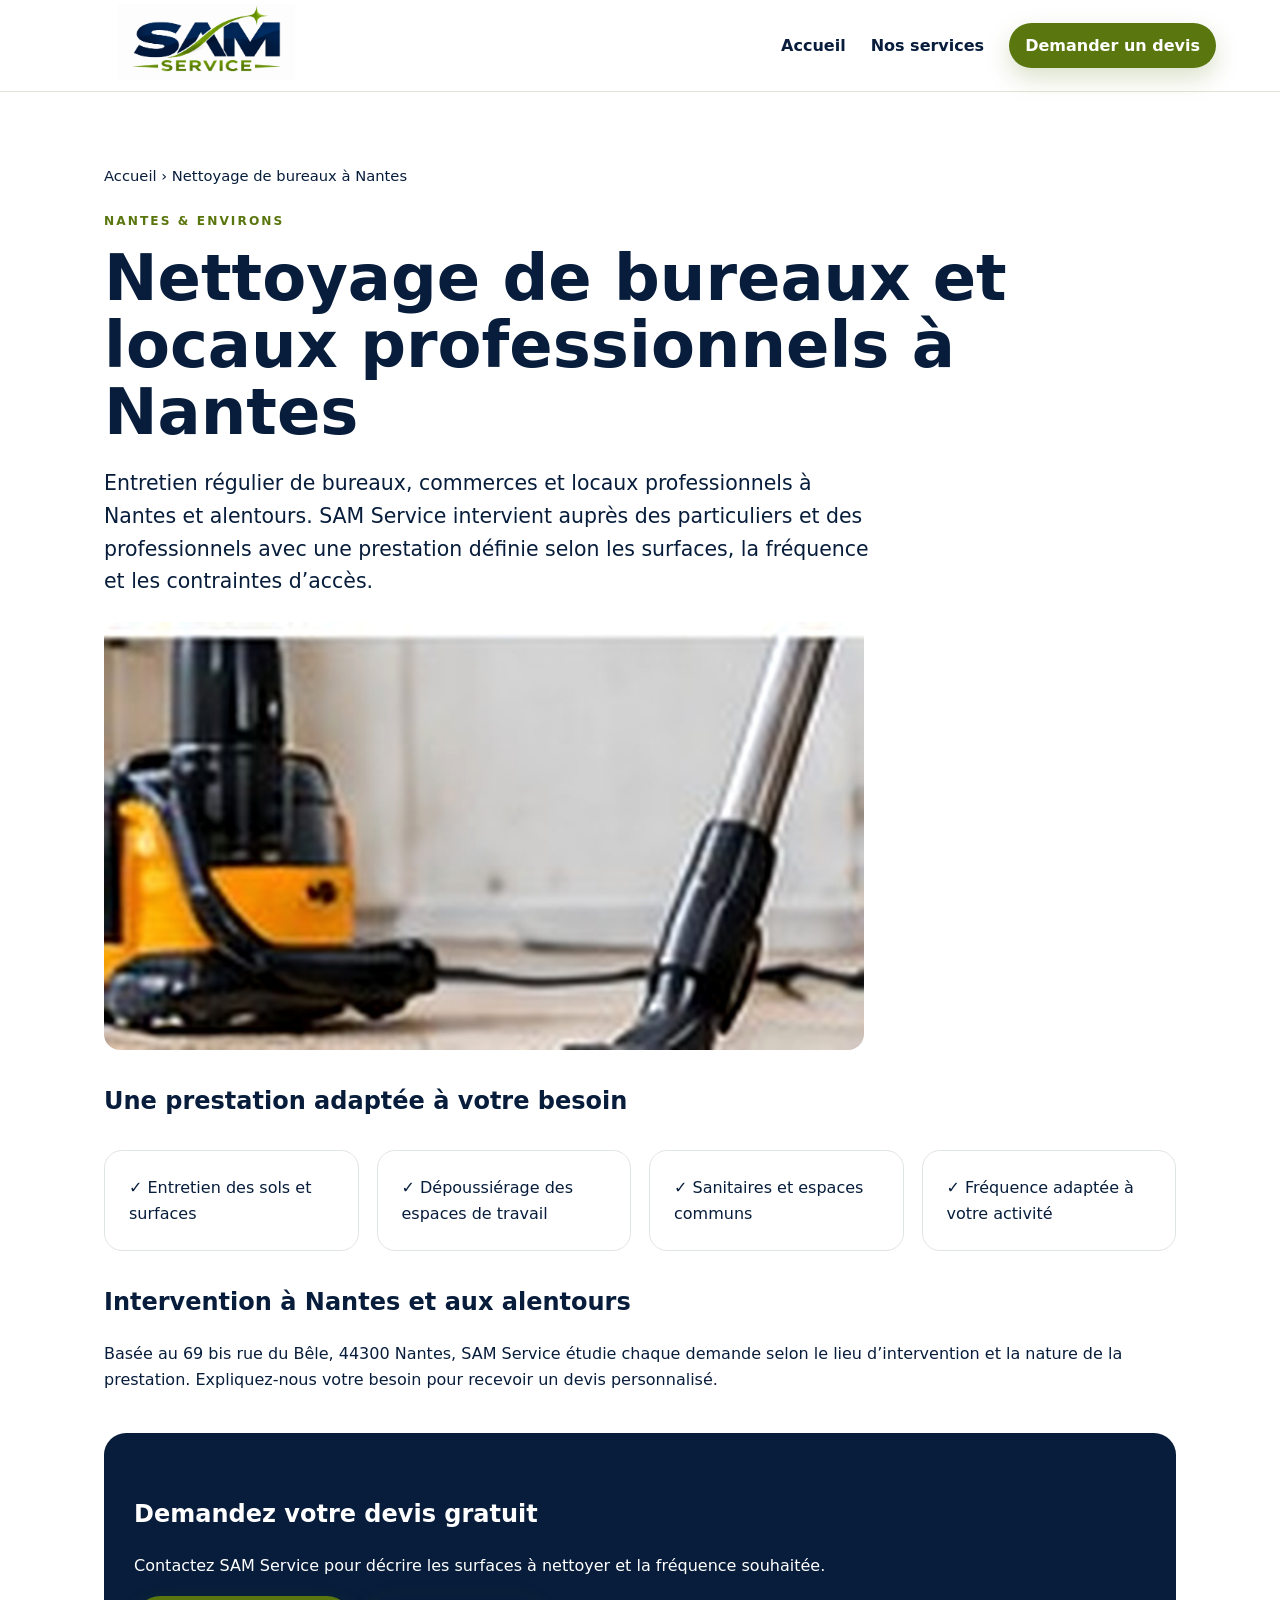
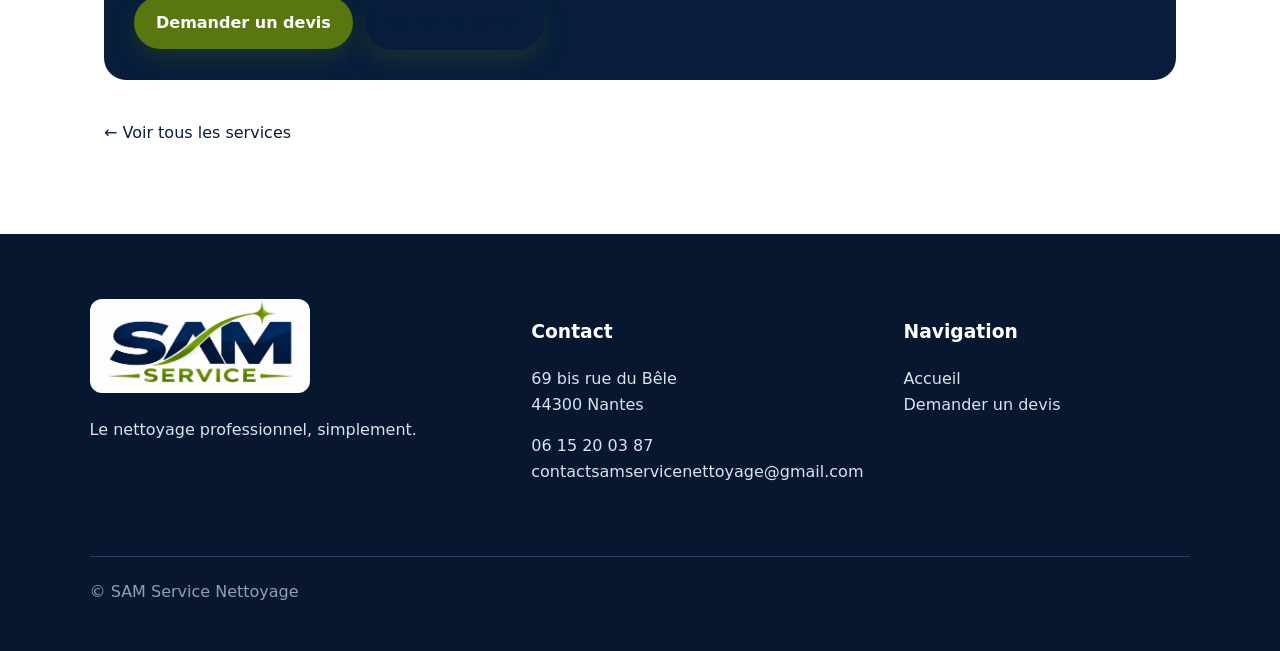
<file: nettoyage-bureaux-nantes.html>
<!doctype html><html lang="fr"><head><meta charset="utf-8"><meta name="viewport" content="width=device-width,initial-scale=1"><title>Nettoyage de bureaux à Nantes | SAM Service</title><meta name="description" content="Entretien régulier de bureaux, commerces et locaux professionnels à Nantes et alentours."><meta name="robots" content="index,follow,max-image-preview:large"><link rel="canonical" href="https://samservicenettoyage.fr/nettoyage-bureaux-nantes.html"><link rel="stylesheet" href="styles.css"><script type="application/ld+json">{"@context":"https://schema.org","@type":"Service","name":"Nettoyage de bureaux à Nantes","provider":{"@type":"LocalBusiness","name":"SAM Service Nettoyage","telephone":"+33615200387","url":"https://samservicenettoyage.fr/","address":{"@type":"PostalAddress","streetAddress":"69 bis rue du Bêle","postalCode":"44300","addressLocality":"Nantes","addressCountry":"FR"}},"areaServed":{"@type":"City","name":"Nantes"},"description":"Entretien régulier de bureaux, commerces et locaux professionnels à Nantes et alentours."}</script></head><body><header class="site-header"><a class="brand" href="index.html"><img src="assets/logo.png" alt="SAM Service"></a><nav><a href="index.html">Accueil</a><a href="index.html#services">Nos services</a><a class="btn small" href="index.html#devis">Demander un devis</a></nav></header><main class="seo-page"><div class="breadcrumbs"><a href="index.html">Accueil</a> › Nettoyage de bureaux à Nantes</div><p class="eyebrow">NANTES & ENVIRONS</p><h1>Nettoyage de bureaux et locaux professionnels à Nantes</h1><p class="lead">Entretien régulier de bureaux, commerces et locaux professionnels à Nantes et alentours. SAM Service intervient auprès des particuliers et des professionnels avec une prestation définie selon les surfaces, la fréquence et les contraintes d’accès.</p><img class="service-photo" src="assets/menage-domicile.jpg" alt="Nettoyage de bureaux à Nantes" style="max-width:760px;width:100%;height:auto;margin:24px 0" loading="eager"><h2>Une prestation adaptée à votre besoin</h2><div class="seo-grid"><div class="seo-box">✓ Entretien des sols et surfaces</div><div class="seo-box">✓ Dépoussiérage des espaces de travail</div><div class="seo-box">✓ Sanitaires et espaces communs</div><div class="seo-box">✓ Fréquence adaptée à votre activité</div></div><h2>Intervention à Nantes et aux alentours</h2><p>Basée au 69 bis rue du Bêle, 44300 Nantes, SAM Service étudie chaque demande selon le lieu d’intervention et la nature de la prestation. Expliquez-nous votre besoin pour recevoir un devis personnalisé.</p><div class="seo-cta"><h2>Demandez votre devis gratuit</h2><p>Contactez SAM Service pour décrire les surfaces à nettoyer et la fréquence souhaitée.</p><a class="btn" href="index.html#devis">Demander un devis</a><a class="btn ghost" href="tel:+33615200387">06 15 20 03 87</a></div><p><a href="index.html#services">← Voir tous les services</a></p></main><footer id="contact"><div class="footer-brand"><img src="assets/logo.png" alt="SAM Service"><p>Le nettoyage professionnel, simplement.</p></div><div><h3>Contact</h3><p>69 bis rue du Bêle<br>44300 Nantes</p><p><a href="tel:+33615200387">06 15 20 03 87</a><br><a href="mailto:contactsamservicenettoyage@gmail.com">contactsamservicenettoyage@gmail.com</a></p></div><div><h3>Navigation</h3><p><a href="index.html">Accueil</a><br><a href="index.html#devis">Demander un devis</a></p></div><p class="copyright">© SAM Service Nettoyage</p></footer></body></html>
</file>
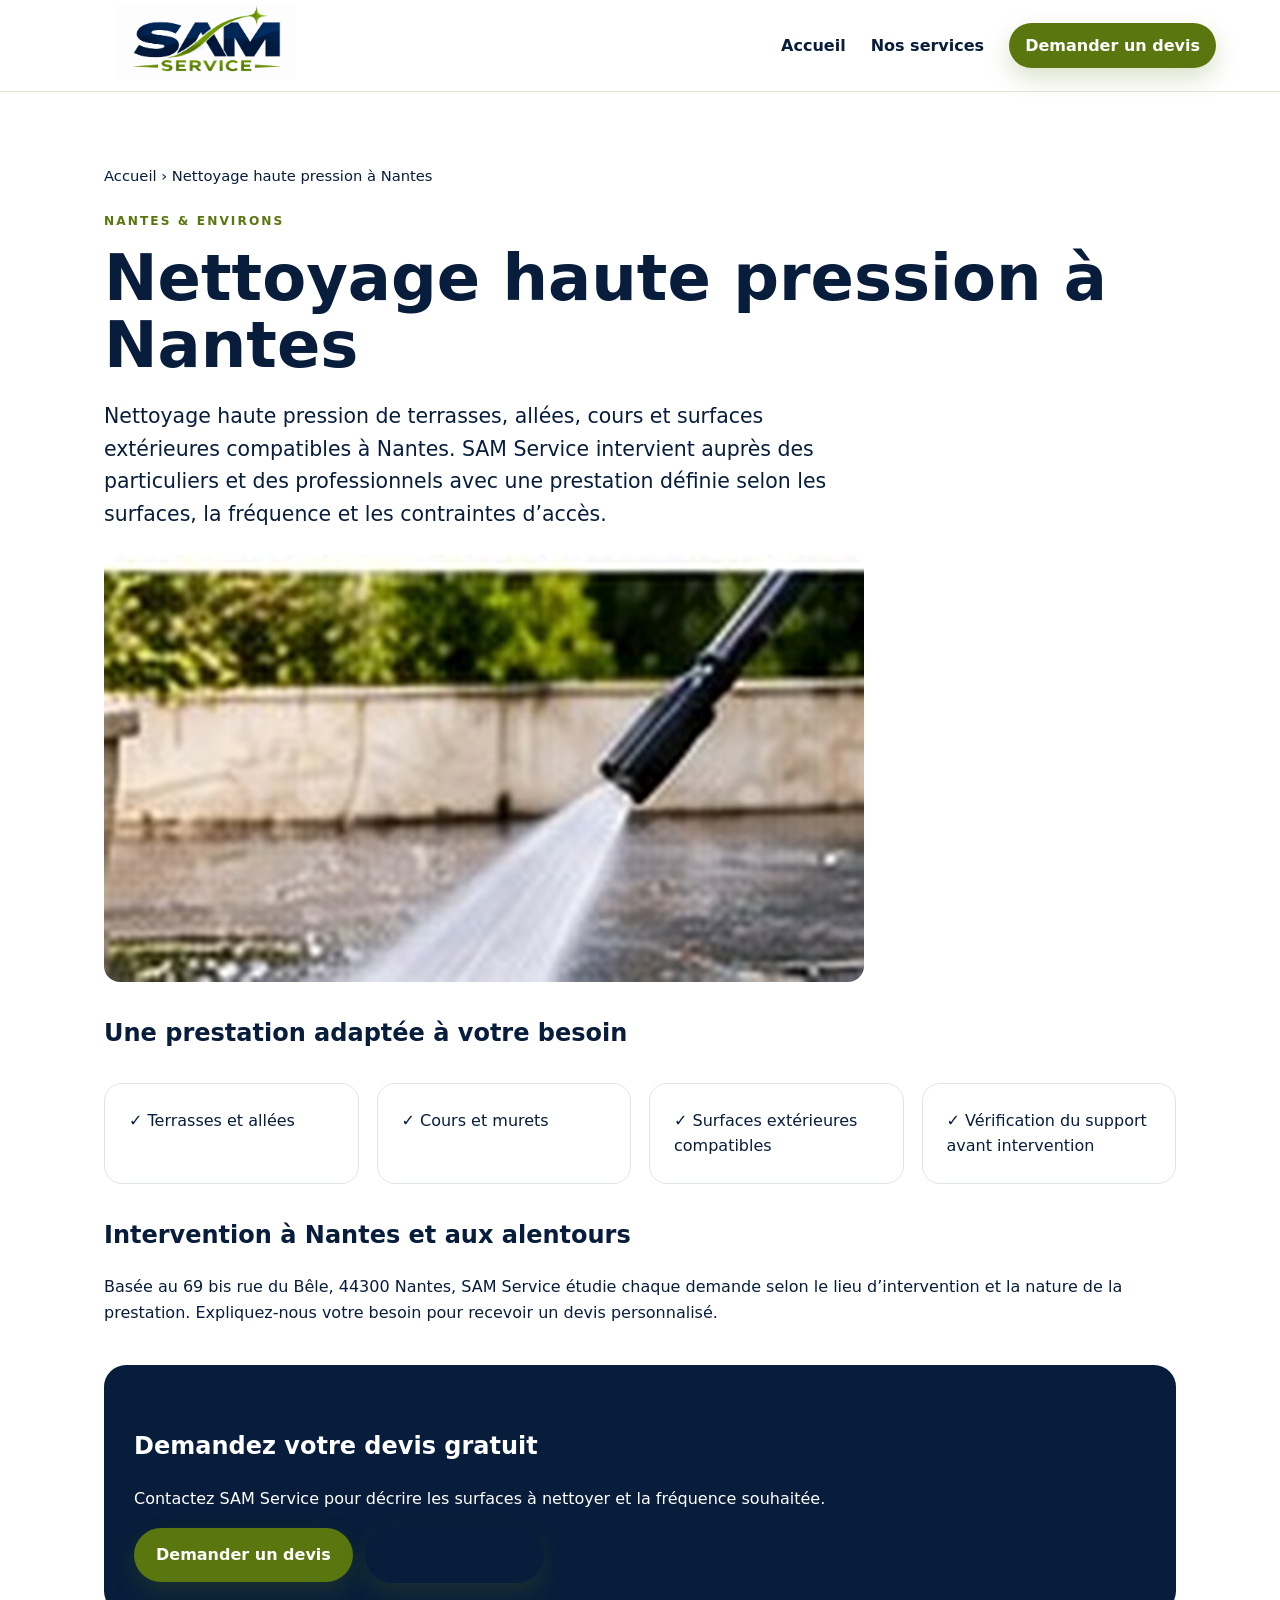
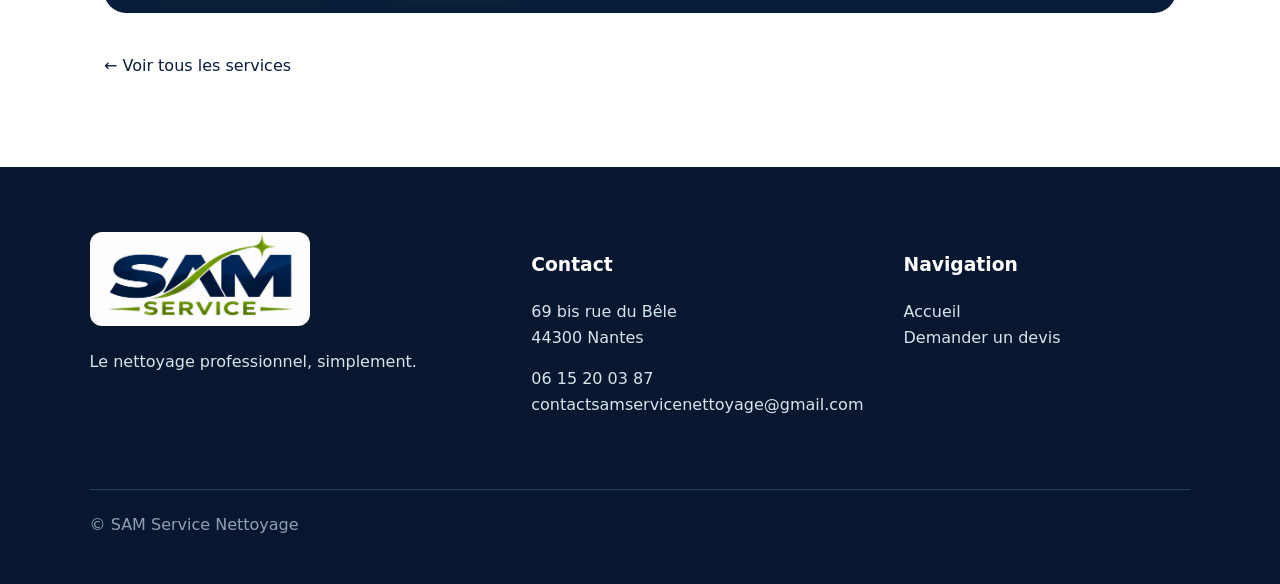
<file: nettoyage-haute-pression-nantes.html>
<!doctype html><html lang="fr"><head><meta charset="utf-8"><meta name="viewport" content="width=device-width,initial-scale=1"><title>Nettoyage haute pression à Nantes | SAM Service</title><meta name="description" content="Nettoyage haute pression de terrasses, allées, cours et surfaces extérieures compatibles à Nantes."><meta name="robots" content="index,follow,max-image-preview:large"><link rel="canonical" href="https://samservicenettoyage.fr/nettoyage-haute-pression-nantes.html"><link rel="stylesheet" href="styles.css"><script type="application/ld+json">{"@context":"https://schema.org","@type":"Service","name":"Nettoyage haute pression à Nantes","provider":{"@type":"LocalBusiness","name":"SAM Service Nettoyage","telephone":"+33615200387","url":"https://samservicenettoyage.fr/","address":{"@type":"PostalAddress","streetAddress":"69 bis rue du Bêle","postalCode":"44300","addressLocality":"Nantes","addressCountry":"FR"}},"areaServed":{"@type":"City","name":"Nantes"},"description":"Nettoyage haute pression de terrasses, allées, cours et surfaces extérieures compatibles à Nantes."}</script></head><body><header class="site-header"><a class="brand" href="index.html"><img src="assets/logo.png" alt="SAM Service"></a><nav><a href="index.html">Accueil</a><a href="index.html#services">Nos services</a><a class="btn small" href="index.html#devis">Demander un devis</a></nav></header><main class="seo-page"><div class="breadcrumbs"><a href="index.html">Accueil</a> › Nettoyage haute pression à Nantes</div><p class="eyebrow">NANTES & ENVIRONS</p><h1>Nettoyage haute pression à Nantes</h1><p class="lead">Nettoyage haute pression de terrasses, allées, cours et surfaces extérieures compatibles à Nantes. SAM Service intervient auprès des particuliers et des professionnels avec une prestation définie selon les surfaces, la fréquence et les contraintes d’accès.</p><img class="service-photo" src="assets/haute-pression.jpg" alt="Nettoyage haute pression à Nantes" style="max-width:760px;width:100%;height:auto;margin:24px 0" loading="eager"><h2>Une prestation adaptée à votre besoin</h2><div class="seo-grid"><div class="seo-box">✓ Terrasses et allées</div><div class="seo-box">✓ Cours et murets</div><div class="seo-box">✓ Surfaces extérieures compatibles</div><div class="seo-box">✓ Vérification du support avant intervention</div></div><h2>Intervention à Nantes et aux alentours</h2><p>Basée au 69 bis rue du Bêle, 44300 Nantes, SAM Service étudie chaque demande selon le lieu d’intervention et la nature de la prestation. Expliquez-nous votre besoin pour recevoir un devis personnalisé.</p><div class="seo-cta"><h2>Demandez votre devis gratuit</h2><p>Contactez SAM Service pour décrire les surfaces à nettoyer et la fréquence souhaitée.</p><a class="btn" href="index.html#devis">Demander un devis</a><a class="btn ghost" href="tel:+33615200387">06 15 20 03 87</a></div><p><a href="index.html#services">← Voir tous les services</a></p></main><footer id="contact"><div class="footer-brand"><img src="assets/logo.png" alt="SAM Service"><p>Le nettoyage professionnel, simplement.</p></div><div><h3>Contact</h3><p>69 bis rue du Bêle<br>44300 Nantes</p><p><a href="tel:+33615200387">06 15 20 03 87</a><br><a href="mailto:contactsamservicenettoyage@gmail.com">contactsamservicenettoyage@gmail.com</a></p></div><div><h3>Navigation</h3><p><a href="index.html">Accueil</a><br><a href="index.html#devis">Demander un devis</a></p></div><p class="copyright">© SAM Service Nettoyage</p></footer></body></html>
</file>
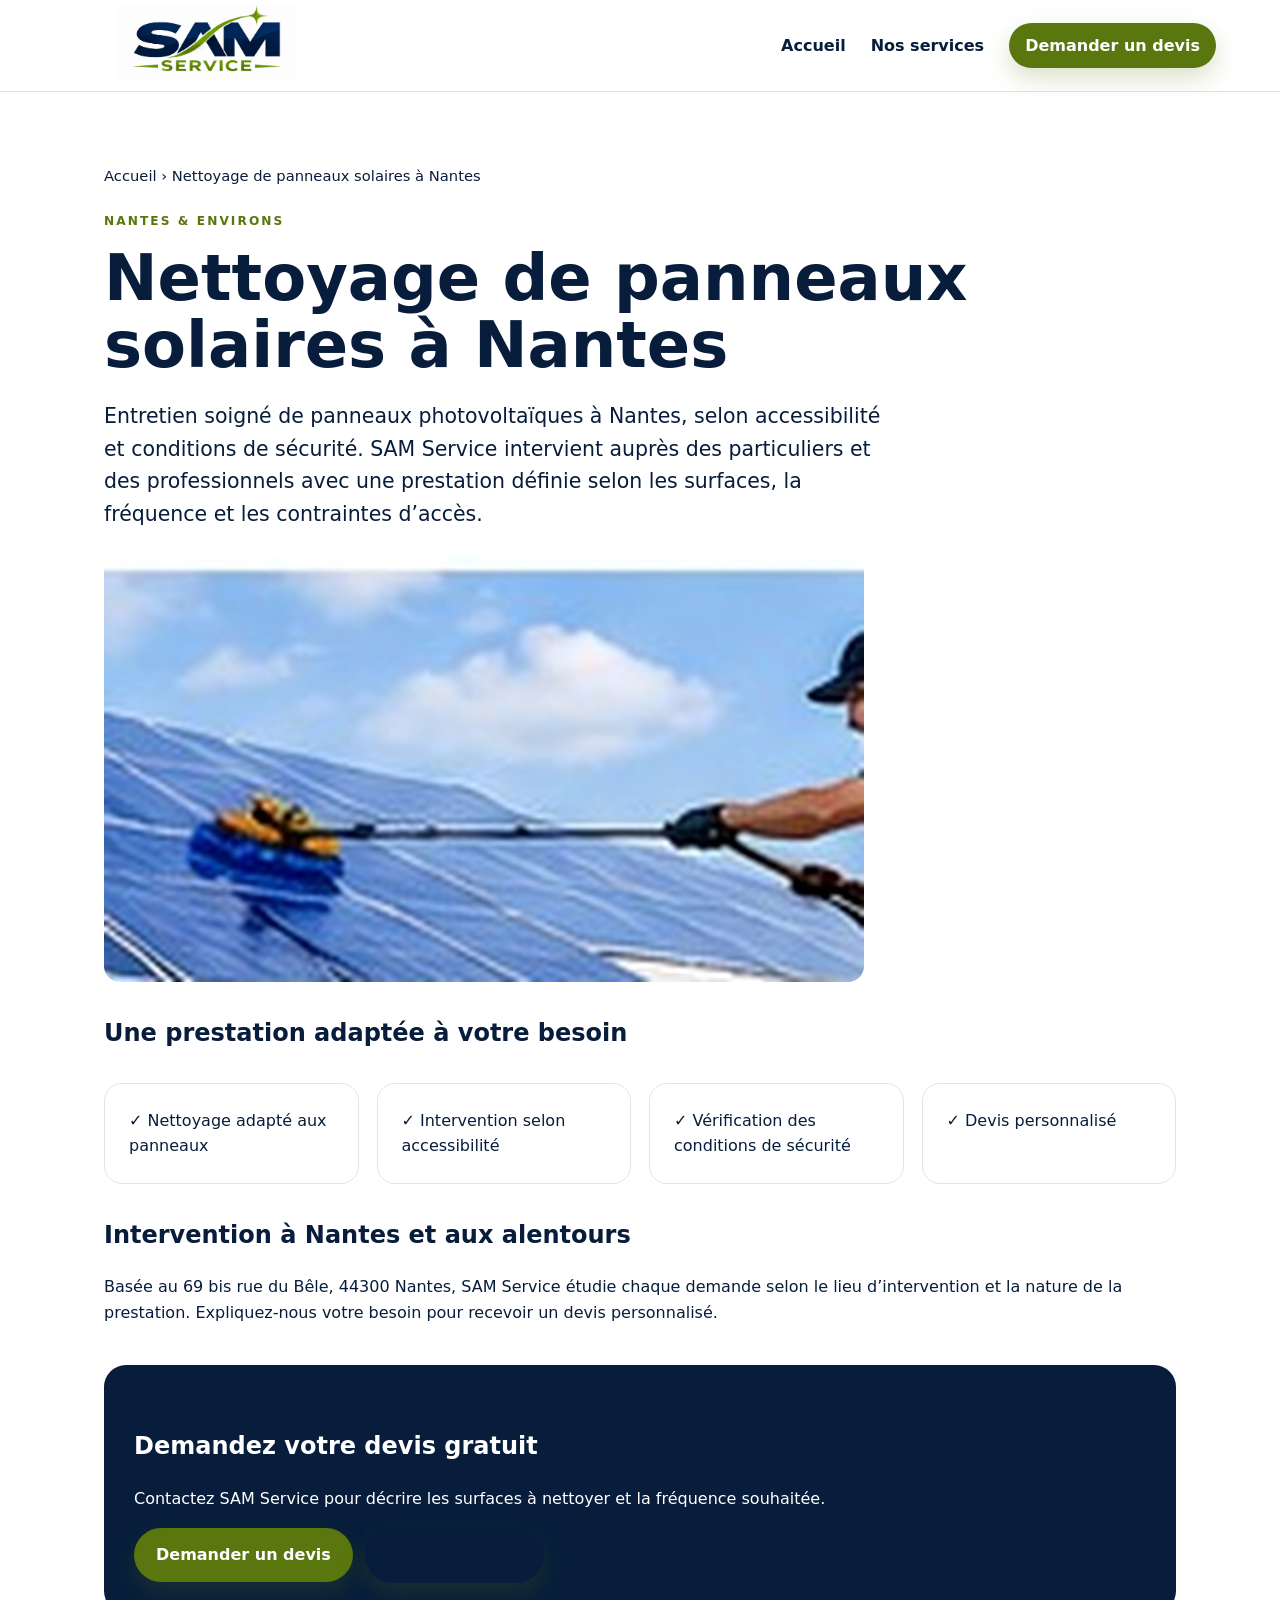
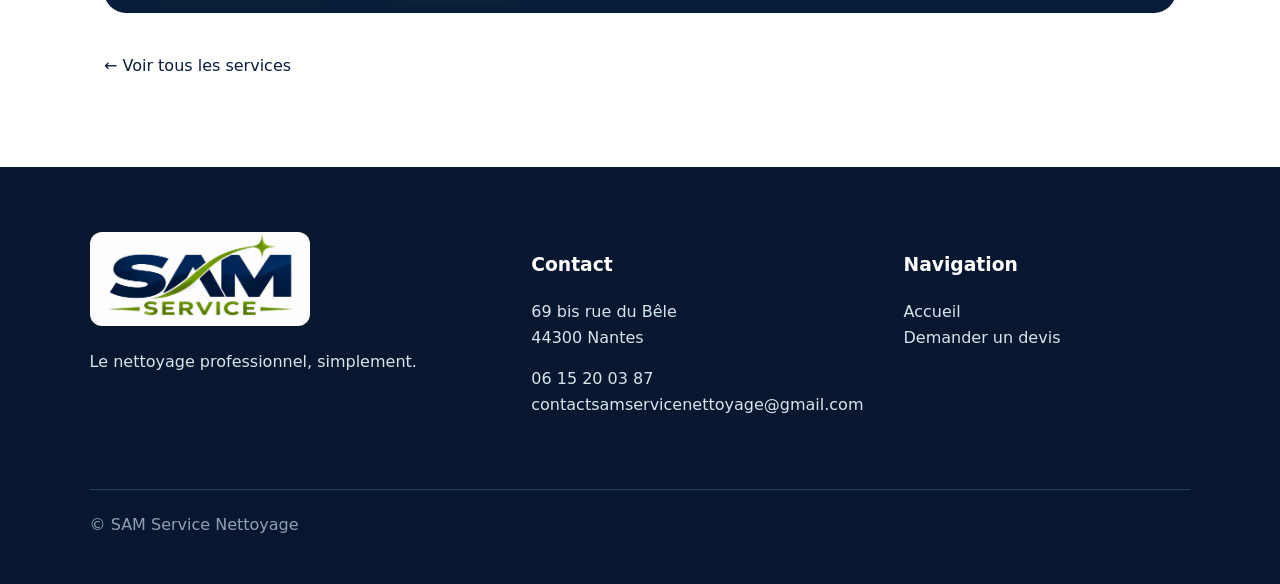
<file: nettoyage-panneaux-solaires-nantes.html>
<!doctype html><html lang="fr"><head><meta charset="utf-8"><meta name="viewport" content="width=device-width,initial-scale=1"><title>Nettoyage de panneaux solaires à Nantes | SAM Service</title><meta name="description" content="Entretien soigné de panneaux photovoltaïques à Nantes, selon accessibilité et conditions de sécurité."><meta name="robots" content="index,follow,max-image-preview:large"><link rel="canonical" href="https://samservicenettoyage.fr/nettoyage-panneaux-solaires-nantes.html"><link rel="stylesheet" href="styles.css"><script type="application/ld+json">{"@context":"https://schema.org","@type":"Service","name":"Nettoyage de panneaux solaires à Nantes","provider":{"@type":"LocalBusiness","name":"SAM Service Nettoyage","telephone":"+33615200387","url":"https://samservicenettoyage.fr/","address":{"@type":"PostalAddress","streetAddress":"69 bis rue du Bêle","postalCode":"44300","addressLocality":"Nantes","addressCountry":"FR"}},"areaServed":{"@type":"City","name":"Nantes"},"description":"Entretien soigné de panneaux photovoltaïques à Nantes, selon accessibilité et conditions de sécurité."}</script></head><body><header class="site-header"><a class="brand" href="index.html"><img src="assets/logo.png" alt="SAM Service"></a><nav><a href="index.html">Accueil</a><a href="index.html#services">Nos services</a><a class="btn small" href="index.html#devis">Demander un devis</a></nav></header><main class="seo-page"><div class="breadcrumbs"><a href="index.html">Accueil</a> › Nettoyage de panneaux solaires à Nantes</div><p class="eyebrow">NANTES & ENVIRONS</p><h1>Nettoyage de panneaux solaires à Nantes</h1><p class="lead">Entretien soigné de panneaux photovoltaïques à Nantes, selon accessibilité et conditions de sécurité. SAM Service intervient auprès des particuliers et des professionnels avec une prestation définie selon les surfaces, la fréquence et les contraintes d’accès.</p><img class="service-photo" src="assets/panneaux-solaires.jpg" alt="Nettoyage de panneaux solaires à Nantes" style="max-width:760px;width:100%;height:auto;margin:24px 0" loading="eager"><h2>Une prestation adaptée à votre besoin</h2><div class="seo-grid"><div class="seo-box">✓ Nettoyage adapté aux panneaux</div><div class="seo-box">✓ Intervention selon accessibilité</div><div class="seo-box">✓ Vérification des conditions de sécurité</div><div class="seo-box">✓ Devis personnalisé</div></div><h2>Intervention à Nantes et aux alentours</h2><p>Basée au 69 bis rue du Bêle, 44300 Nantes, SAM Service étudie chaque demande selon le lieu d’intervention et la nature de la prestation. Expliquez-nous votre besoin pour recevoir un devis personnalisé.</p><div class="seo-cta"><h2>Demandez votre devis gratuit</h2><p>Contactez SAM Service pour décrire les surfaces à nettoyer et la fréquence souhaitée.</p><a class="btn" href="index.html#devis">Demander un devis</a><a class="btn ghost" href="tel:+33615200387">06 15 20 03 87</a></div><p><a href="index.html#services">← Voir tous les services</a></p></main><footer id="contact"><div class="footer-brand"><img src="assets/logo.png" alt="SAM Service"><p>Le nettoyage professionnel, simplement.</p></div><div><h3>Contact</h3><p>69 bis rue du Bêle<br>44300 Nantes</p><p><a href="tel:+33615200387">06 15 20 03 87</a><br><a href="mailto:contactsamservicenettoyage@gmail.com">contactsamservicenettoyage@gmail.com</a></p></div><div><h3>Navigation</h3><p><a href="index.html">Accueil</a><br><a href="index.html#devis">Demander un devis</a></p></div><p class="copyright">© SAM Service Nettoyage</p></footer></body></html>
</file>
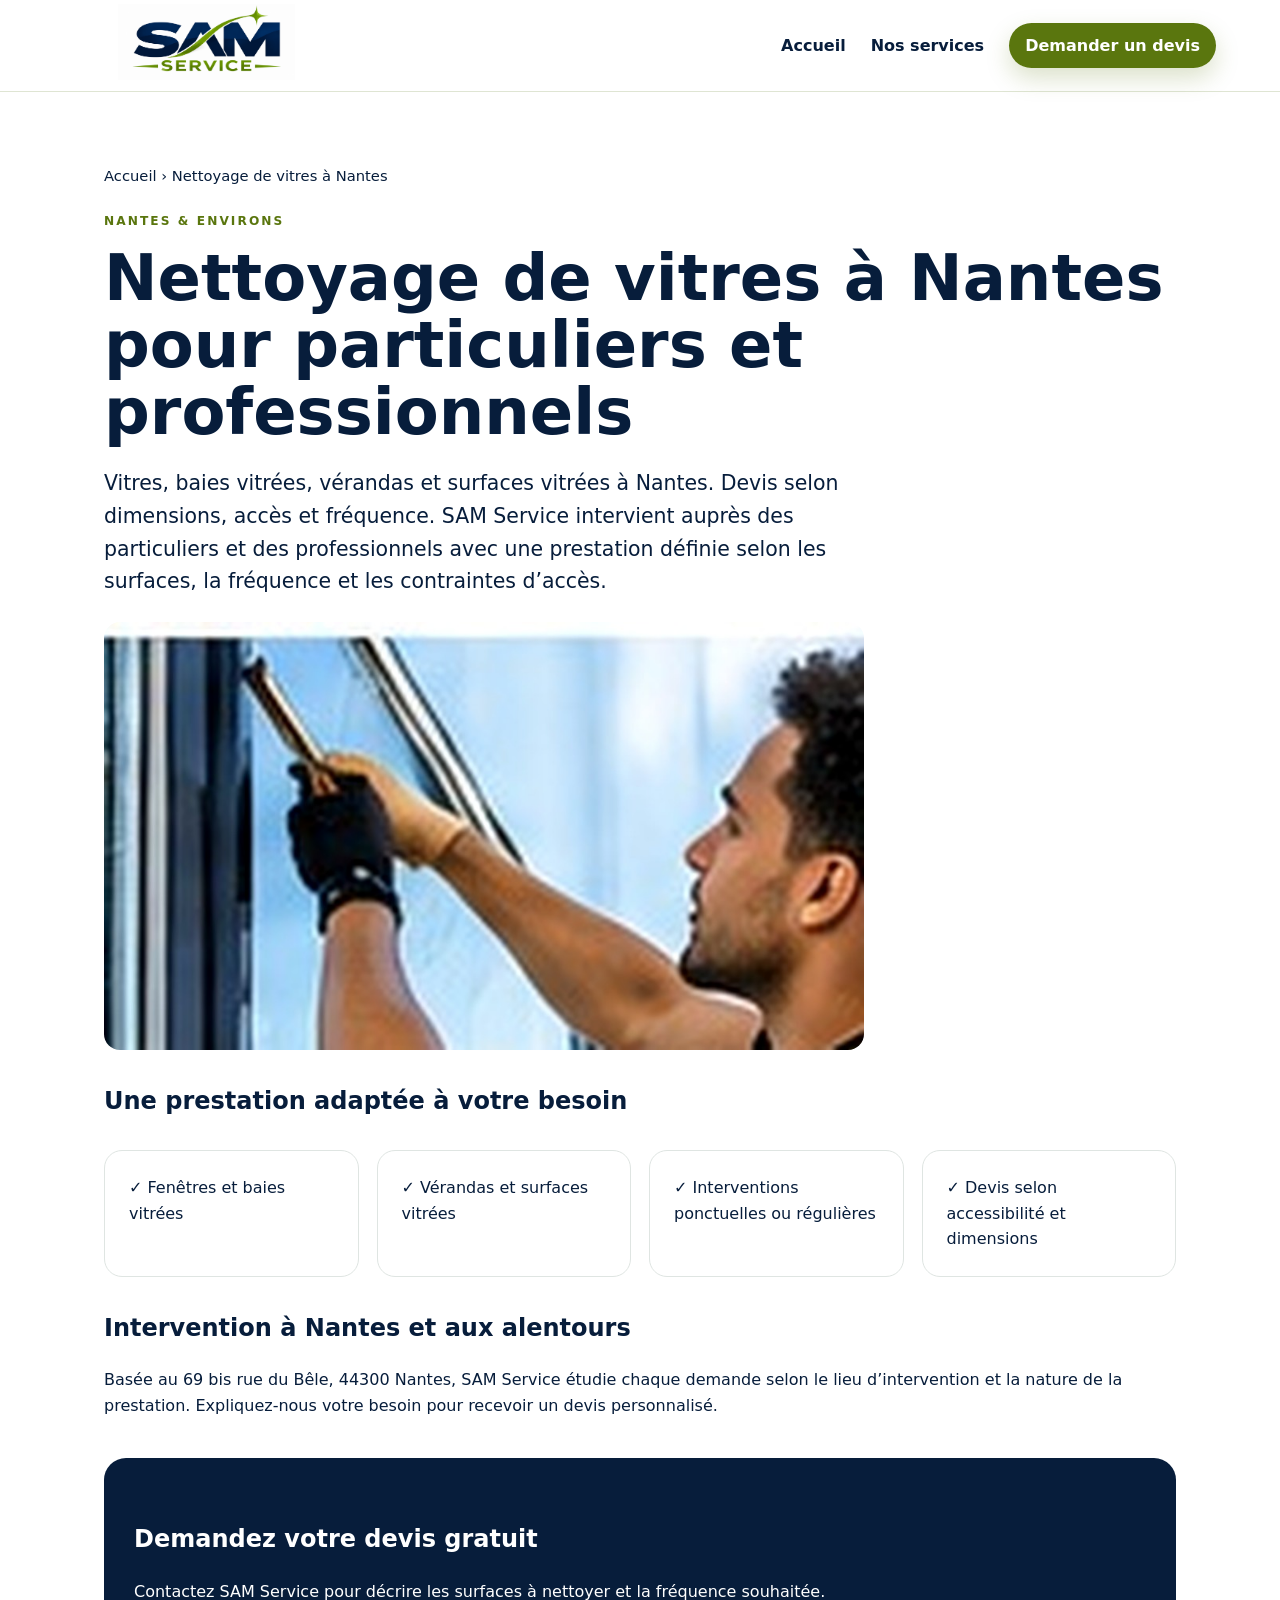
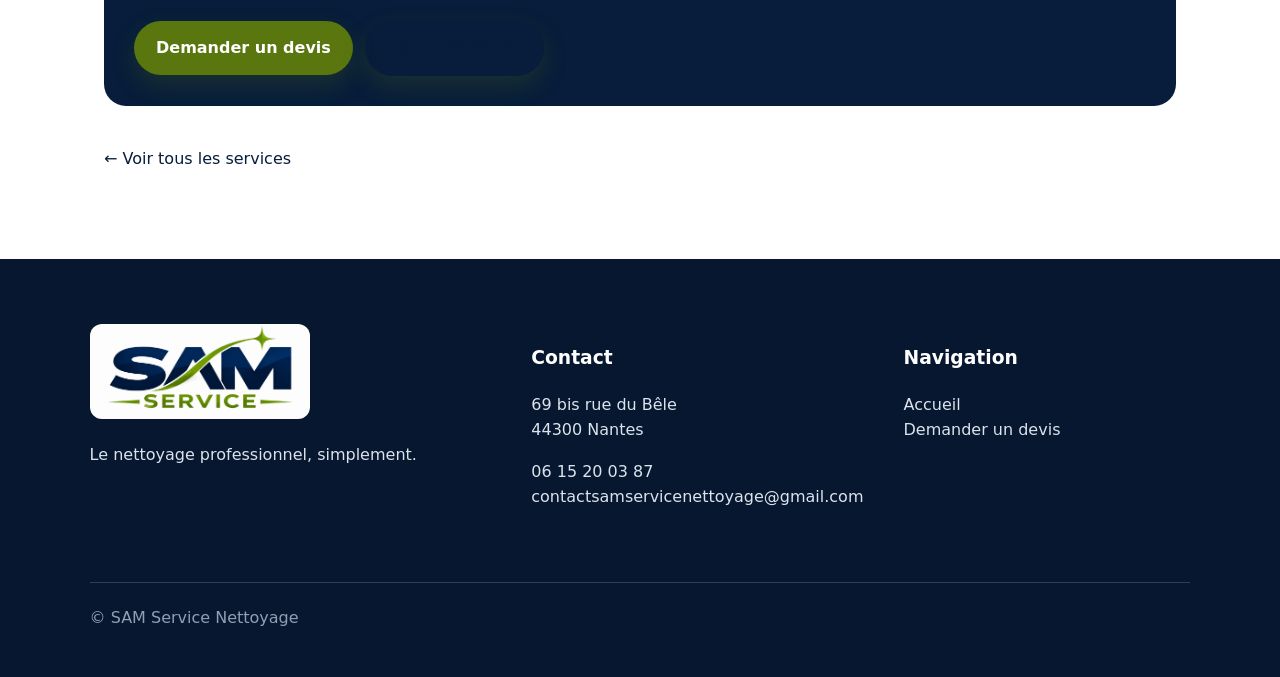
<file: nettoyage-vitres-nantes.html>
<!doctype html><html lang="fr"><head><meta charset="utf-8"><meta name="viewport" content="width=device-width,initial-scale=1"><title>Nettoyage de vitres à Nantes | SAM Service</title><meta name="description" content="Vitres, baies vitrées, vérandas et surfaces vitrées à Nantes. Devis selon dimensions, accès et fréquence."><meta name="robots" content="index,follow,max-image-preview:large"><link rel="canonical" href="https://samservicenettoyage.fr/nettoyage-vitres-nantes.html"><link rel="stylesheet" href="styles.css"><script type="application/ld+json">{"@context":"https://schema.org","@type":"Service","name":"Nettoyage de vitres à Nantes","provider":{"@type":"LocalBusiness","name":"SAM Service Nettoyage","telephone":"+33615200387","url":"https://samservicenettoyage.fr/","address":{"@type":"PostalAddress","streetAddress":"69 bis rue du Bêle","postalCode":"44300","addressLocality":"Nantes","addressCountry":"FR"}},"areaServed":{"@type":"City","name":"Nantes"},"description":"Vitres, baies vitrées, vérandas et surfaces vitrées à Nantes. Devis selon dimensions, accès et fréquence."}</script></head><body><header class="site-header"><a class="brand" href="index.html"><img src="assets/logo.png" alt="SAM Service"></a><nav><a href="index.html">Accueil</a><a href="index.html#services">Nos services</a><a class="btn small" href="index.html#devis">Demander un devis</a></nav></header><main class="seo-page"><div class="breadcrumbs"><a href="index.html">Accueil</a> › Nettoyage de vitres à Nantes</div><p class="eyebrow">NANTES & ENVIRONS</p><h1>Nettoyage de vitres à Nantes pour particuliers et professionnels</h1><p class="lead">Vitres, baies vitrées, vérandas et surfaces vitrées à Nantes. Devis selon dimensions, accès et fréquence. SAM Service intervient auprès des particuliers et des professionnels avec une prestation définie selon les surfaces, la fréquence et les contraintes d’accès.</p><img class="service-photo" src="assets/nettoyage-vitres.jpg" alt="Nettoyage de vitres à Nantes" style="max-width:760px;width:100%;height:auto;margin:24px 0" loading="eager"><h2>Une prestation adaptée à votre besoin</h2><div class="seo-grid"><div class="seo-box">✓ Fenêtres et baies vitrées</div><div class="seo-box">✓ Vérandas et surfaces vitrées</div><div class="seo-box">✓ Interventions ponctuelles ou régulières</div><div class="seo-box">✓ Devis selon accessibilité et dimensions</div></div><h2>Intervention à Nantes et aux alentours</h2><p>Basée au 69 bis rue du Bêle, 44300 Nantes, SAM Service étudie chaque demande selon le lieu d’intervention et la nature de la prestation. Expliquez-nous votre besoin pour recevoir un devis personnalisé.</p><div class="seo-cta"><h2>Demandez votre devis gratuit</h2><p>Contactez SAM Service pour décrire les surfaces à nettoyer et la fréquence souhaitée.</p><a class="btn" href="index.html#devis">Demander un devis</a><a class="btn ghost" href="tel:+33615200387">06 15 20 03 87</a></div><p><a href="index.html#services">← Voir tous les services</a></p></main><footer id="contact"><div class="footer-brand"><img src="assets/logo.png" alt="SAM Service"><p>Le nettoyage professionnel, simplement.</p></div><div><h3>Contact</h3><p>69 bis rue du Bêle<br>44300 Nantes</p><p><a href="tel:+33615200387">06 15 20 03 87</a><br><a href="mailto:contactsamservicenettoyage@gmail.com">contactsamservicenettoyage@gmail.com</a></p></div><div><h3>Navigation</h3><p><a href="index.html">Accueil</a><br><a href="index.html#devis">Demander un devis</a></p></div><p class="copyright">© SAM Service Nettoyage</p></footer></body></html>
</file>
<file: styles.css>
:root{--navy:#071d3b;--navy2:#0d2b52;--gold:#F39A17;--gold2:#FFAD32;--sand:var(--gold);--sand2:var(--gold2);--paper:#fbfaf6;--ink:#071d3b;--muted:#263b57;--line:#e8e1d0}
*{box-sizing:border-box}html{scroll-behavior:smooth}body{margin:0;font-family:Inter,ui-sans-serif,system-ui,-apple-system,Segoe UI,Arial,sans-serif;color:var(--ink);background:#fff;line-height:1.6}a{color:inherit;text-decoration:none}img{max-width:100%}
.site-header{height:92px;padding:12px clamp(20px,5vw,76px);display:flex;align-items:center;justify-content:space-between;position:sticky;top:0;background:rgba(255,255,255,.94);backdrop-filter:blur(14px);z-index:20;border-bottom:1px solid var(--line)}
.brand img{width:225px;height:68px;object-fit:contain}.site-header nav{display:flex;gap:25px;align-items:center;font-weight:650}.site-header nav>a:not(.btn):hover{color:var(--sand)}
.menu-btn{display:none;border:1px solid var(--line);background:white;border-radius:12px;padding:9px 12px;font-size:22px}.menu-btn span{font-size:0}
.btn{display:inline-flex;justify-content:center;align-items:center;background:var(--sand);color:white!important;border:0;border-radius:999px;padding:14px 22px;font-weight:800;box-shadow:0 10px 24px rgba(102,122,47,.2);cursor:pointer}.btn:hover{background:var(--sand2)}.btn.small{padding:10px 16px}.btn.ghost{background:transparent;color:var(--navy)!important;border:1.5px solid var(--navy);box-shadow:none}
.hero{min-height:670px;display:grid;grid-template-columns:1.1fr .9fr;align-items:center;gap:5vw;padding:70px clamp(24px,7vw,110px);overflow:hidden;background:linear-gradient(115deg,#fff 55%,#f1f4ed 55%)}
.eyebrow{letter-spacing:.17em;font-size:.76rem;font-weight:900;color:var(--sand);margin:0 0 14px}.hero h1,.intro h2,.split h2,.about h2,.zone h2,.quote h2{font-size:clamp(2.2rem,5vw,4.8rem);line-height:1.02;letter-spacing:-.045em;color:var(--navy);margin:.1em 0 .35em}.hero h1 em{font-style:normal;color:var(--sand)}.lead{font-size:clamp(1.05rem,1.6vw,1.35rem);max-width:720px;color:var(--muted)}.actions{display:flex;gap:12px;flex-wrap:wrap;margin:30px 0}.trust{display:flex;gap:20px;flex-wrap:wrap;font-size:.9rem;font-weight:700;color:var(--navy)}
.hero-visual{height:470px;border-radius:44% 56% 45% 55%/55% 42% 58% 45%;background:radial-gradient(circle at 50% 45%,#fff 0 16%,#dfe8d4 17% 45%,#a8b77d 46% 65%,var(--navy) 66%);display:grid;place-items:center;position:relative;transform:rotate(-4deg);box-shadow:0 35px 70px rgba(7,29,59,.18)}.clean-card{transform:rotate(4deg);background:white;padding:34px 46px;border-radius:24px;box-shadow:0 25px 50px rgba(7,29,59,.2);text-align:center}.clean-card span{display:block;font-size:4.6rem;font-weight:1000;line-height:.9;color:var(--navy)}.clean-card b{display:block;color:var(--sand);letter-spacing:.22em}.clean-card small{letter-spacing:.42em;color:var(--navy)}.shine{position:absolute;right:15%;top:10%;font-size:4rem;color:white}
.intro{padding:90px 7vw 35px;max-width:1000px}.intro h2{font-size:clamp(2rem,4vw,3.7rem)}.intro>p:last-child{font-size:1.15rem;color:var(--muted);max-width:780px}
.services{padding:25px 7vw 100px;display:grid;grid-template-columns:repeat(4,1fr);gap:18px}.card{border:1px solid var(--line);border-radius:22px;padding:28px;min-height:330px;transition:.25s;background:#fff}.card:hover{transform:translateY(-6px);box-shadow:0 20px 45px rgba(7,29,59,.09);border-color:#cad4bc}.icon{width:56px;height:56px;border-radius:16px;background:#eef2e7;display:grid;place-items:center;font-size:25px;margin-bottom:30px}.card h3{color:var(--navy);font-size:1.35rem;margin:0}.card h4{color:var(--sand);margin:.35rem 0;font-size:.95rem}.card p{color:var(--muted);font-size:.95rem}.text-link{font-weight:850;color:var(--navy)}.text-link span{color:var(--sand)}
.split{display:grid;grid-template-columns:1fr 1fr;gap:8vw;align-items:center;padding:100px 8vw;background:var(--paper)}.split.reverse{background:white}.split h2{font-size:clamp(2.2rem,4vw,4rem)}.highlight{font-weight:850;color:var(--sand)}.illustration{height:430px;border-radius:30px;display:grid;place-items:center;font-size:7rem;position:relative;overflow:hidden}.window{background:linear-gradient(145deg,#dcefff,#fff 50%,#bcd5e3);border:18px solid var(--navy)}.window:after,.window:before{content:"";position:absolute;background:var(--navy)}.window:after{width:14px;height:100%}.window:before{height:14px;width:100%}.window span{z-index:2;color:white}.pressure{background:radial-gradient(circle,#dfe8d4,var(--sand));border-radius:48% 52% 42% 58%}
.about{padding:100px 8vw;background:var(--navy);color:white;display:grid;grid-template-columns:1fr 1fr;gap:8vw;align-items:end}.about h2{color:white;font-size:clamp(2.3rem,4vw,4.2rem)}.about>p{font-size:1.2rem;color:#d8e0ea}
.zone{text-align:center;padding:100px 8vw}.zone h2{font-size:clamp(2.2rem,4vw,4rem)}.zone p:last-child{max-width:750px;margin:auto;color:var(--muted);font-size:1.15rem}
.quote{padding:100px 8vw;background:#edf1e7;display:grid;grid-template-columns:.8fr 1.2fr;gap:6vw}.quote h2{font-size:clamp(2.3rem,4vw,4rem)}.contact-lines{display:flex;flex-direction:column;gap:8px;margin-top:30px;font-weight:800;color:var(--navy)}form{display:grid;grid-template-columns:1fr 1fr;gap:16px;background:white;padding:28px;border-radius:24px;box-shadow:0 18px 45px rgba(7,29,59,.08)}label{font-size:.83rem;font-weight:800;color:var(--navy)}input,select,textarea{width:100%;margin-top:7px;border:1px solid #cfd6cc;border-radius:12px;padding:13px;font:inherit;background:#fff}.wide{grid-column:1/-1}.consent{display:flex;gap:10px;align-items:flex-start;font-weight:500;color:var(--muted)}.consent input{width:auto;margin-top:5px}
footer{background:#06172f;color:#dbe3ec;padding:65px 7vw 30px;display:grid;grid-template-columns:1.4fr 1fr 1fr;gap:40px}footer img{width:220px;background:white;border-radius:12px}footer h3{color:white}footer a:hover{color:#aabc71}.copyright{grid-column:1/-1;border-top:1px solid #28405d;padding-top:22px;color:#8fa0b3}
@media(max-width:980px){.services{grid-template-columns:repeat(2,1fr)}.hero{grid-template-columns:1fr}.hero-visual{height:380px;max-width:620px;width:100%;margin:auto}.quote{grid-template-columns:1fr}.site-header nav{position:absolute;left:16px;right:16px;top:82px;background:var(--navy);color:white;display:none;flex-direction:column;align-items:stretch;padding:20px;border-radius:18px;box-shadow:0 20px 50px rgba(0,0,0,.2)}.site-header nav.open{display:flex}.menu-btn{display:block}.site-header nav .btn{width:100%}}
@media(max-width:650px){.site-header{height:78px;padding:8px 16px}.brand img{width:170px;height:58px}.hero{padding:52px 22px;min-height:auto;background:linear-gradient(180deg,#fff 62%,#f1f4ed 62%)}.hero-visual{height:310px}.clean-card{padding:26px 30px}.clean-card span{font-size:3.5rem}.trust{display:grid;gap:6px}.intro{padding:70px 22px 25px}.services{padding:20px 22px 70px;grid-template-columns:1fr}.card{min-height:auto}.split,.split.reverse{grid-template-columns:1fr;padding:75px 22px}.reverse .illustration{order:2}.illustration{height:300px}.about{grid-template-columns:1fr;padding:75px 22px}.zone,.quote{padding:75px 22px}form{grid-template-columns:1fr;padding:20px}.wide{grid-column:auto}footer{grid-template-columns:1fr;padding:55px 22px 25px}.copyright{grid-column:auto}}

/* V2 — palette exacte du logo : bleu nuit + beige sable + blanc */
.service-photo{width:100%;height:185px;object-fit:cover;border-radius:16px;margin-bottom:20px;display:block}.card{overflow:hidden}.card .service-photo{margin:-28px -28px 22px;width:calc(100% + 56px);border-radius:22px 22px 0 0}.hero{background:linear-gradient(115deg,#fff 55%,#f2ede6 55%)}.hero-visual{background:radial-gradient(circle at 50% 45%,#fff 0 16%,#e9e1d6 17% 45%,#cdbda6 46% 65%,var(--navy) 66%)}.icon{background:#f1ece5}.quote{background:#f1ece5}


/* V3 — identité SAM : bleu nuit + jaune or + blanc */
body{color:var(--navy)}
.site-header nav{color:var(--navy)}
.site-header nav>a:not(.btn):hover{color:var(--gold)}
.btn{background:var(--gold);color:var(--navy)!important;box-shadow:0 10px 24px rgba(213,165,46,.22)}
.btn:hover{background:var(--gold2)}
.hero{background:linear-gradient(115deg,#fff 55%,#fbf6e8 55%)}
.hero h1 em,.eyebrow,.card h4,.text-link span,.highlight{color:var(--gold)}
.lead,.intro>p:last-child,.card p,.zone p:last-child,.consent{color:var(--navy)}
.hero-equipment{background-image:linear-gradient(rgba(255,255,255,.04),rgba(255,255,255,.04)),url('assets/hero-materiel.jpg');background-size:contain;background-position:center;background-repeat:no-repeat;background-color:#fff;border:2px solid #f0e4bf;border-radius:32px;transform:none;box-shadow:0 25px 65px rgba(7,29,59,.12)}
.icon{background:#fff8df;color:var(--navy);border:1px solid #f2df9d}
.quote{background:#fbf6e8}.about{background:var(--navy)}
footer a:hover{color:var(--gold)}
.service-photo{height:220px;object-position:center 28%}
.card{border-color:#e8e1d0}.card:hover{border-color:var(--gold)}
@media(max-width:650px){
 body{font-size:16px}.site-header{height:72px}.brand img{width:145px;height:52px}.menu-btn{font-size:20px;padding:7px 10px}
 .hero{padding:34px 18px 44px;gap:30px;background:#fff}.hero h1{font-size:clamp(2.35rem,12vw,3.4rem);line-height:.98}.lead{font-size:1rem;line-height:1.55}.actions{display:grid;grid-template-columns:1fr;gap:10px;margin:24px 0}.actions .btn{width:100%;min-height:50px}.trust{font-size:.82rem}.hero-visual{height:280px;width:100%;border-radius:22px}.hero-equipment{background-size:contain}
 .intro{padding:58px 18px 18px}.intro h2,.split h2,.about h2,.zone h2,.quote h2{font-size:2.15rem;line-height:1.05}
 .services{padding:18px 14px 62px;gap:16px}.card{padding:22px;border-radius:18px}.card .service-photo{margin:-22px -22px 20px;width:calc(100% + 44px);height:230px;border-radius:18px 18px 0 0}.card h3{font-size:1.45rem}.card h4{font-size:1rem}.card p{font-size:1rem}
 .split,.split.reverse{padding:62px 18px;gap:32px}.about,.zone,.quote{padding:62px 18px}.illustration{height:260px}.quote form{padding:18px;border-radius:18px}.contact-lines{word-break:break-word}
 footer{padding:48px 18px 22px}.footer-brand img{width:180px}
}

/* V4 — orange exact + logo plus grand + illustrations 100% matériel */
.brand img{width:285px;height:76px}
.eyebrow,.card h4,.highlight,.hero h1 em,.text-link span{color:#F39A17!important}
.btn{background:#F39A17!important;color:#071d3b!important}.btn:hover{background:#FFAD32!important}
.service-photo{height:205px;object-position:center;filter:saturate(.98)}
.card:nth-child(1) .service-photo{object-position:16% 58%}.card:nth-child(2) .service-photo{object-position:34% 58%}.card:nth-child(3) .service-photo{object-position:80% 70%}.card:nth-child(4) .service-photo{object-position:64% 60%}.card:nth-child(5) .service-photo{object-position:91% 25%}.card:nth-child(6) .service-photo{object-position:15% 60%}.card:nth-child(7) .service-photo{object-position:40% 65%}.card:nth-child(8) .service-photo{object-position:67% 55%}
.hero-equipment{background-image:url('assets/hero-materiel.jpg')!important;background-size:cover!important;background-position:center!important}
@media(max-width:650px){.brand img{width:205px;height:62px}.site-header{height:82px}.hero-equipment{height:250px!important;background-size:cover!important}.service-photo{height:190px}}

/* V6 — correction des cartes services */
.card{overflow:hidden;display:flex;flex-direction:column}
.card .service-photo{
  width:calc(100% + 56px);
  max-width:none;
  height:185px;
  margin:-28px -28px 24px;
  display:block;
  object-fit:cover;
  object-position:center top;
  border-radius:22px 22px 0 0;
}
.card h3,.card h4,.card p,.card .text-link{position:relative;z-index:2}
@media(max-width:650px){
  .card .service-photo{
    width:calc(100% + 44px);
    height:210px;
    margin:-22px -22px 22px;
  }
}

/* V7 — photos services nettoyées et cadrage sans débordement */
.card{overflow:hidden}
.card .service-photo{
  width:calc(100% + 56px)!important;
  max-width:none!important;
  height:180px!important;
  margin:-28px -28px 24px!important;
  object-fit:cover!important;
  object-position:center!important;
  display:block!important;
  border-radius:22px 22px 0 0!important;
}
@media(max-width:650px){
  .card .service-photo{
    width:calc(100% + 44px)!important;
    height:205px!important;
    margin:-22px -22px 22px!important;
  }
}

/* V8 — identité validée : bleu nuit + vert olive + blanc */
:root{
  --navy:#071d3b;
  --navy2:#0d2b52;
  --olive:#5A760E;
  --olive2:#748F1D;
  --gold:var(--olive);
  --gold2:var(--olive2);
  --sand:var(--olive);
  --sand2:var(--olive2);
  --paper:#f7f8f3;
  --ink:#071d3b;
  --muted:#263b57;
  --line:#dfe5d3;
}
body{color:var(--navy)}
.site-header nav>a:not(.btn):hover{color:var(--olive)!important}
.btn{background:var(--olive)!important;color:#fff!important;box-shadow:0 10px 24px rgba(90,118,14,.22)!important}
.btn:hover{background:var(--olive2)!important}
.btn.ghost{background:transparent!important;color:var(--navy)!important;border-color:var(--navy)!important}
.eyebrow,.card h4,.highlight,.hero h1 em,.text-link span{color:var(--olive)!important}
.hero{background:linear-gradient(115deg,#fff 55%,#f2f5e9 55%)!important}
.icon{background:#f1f5e7!important;border-color:#dbe5c2!important;color:var(--navy)!important}
.card:hover{border-color:var(--olive)!important}
.quote{background:#f2f5e9!important}
footer a:hover{color:var(--olive)!important}
.pressure{background:radial-gradient(circle,#e7edd8,var(--olive))!important}
.hero-equipment{border-color:#dbe5c2!important}
@media(max-width:650px){.hero{background:#fff!important}}

/* V9 — formulaire Supabase */
.form-status{min-height:1.5em;margin:2px 0 0;font-weight:700}
.form-status.success{color:#4f6b0c}
.form-status.error{color:#9f2f3f}
.form-status.sending{color:#071d3b}
#devis-submit:disabled{opacity:.65;cursor:wait}

/* V11 SEO - pages services */
.seo-page{max-width:1120px;margin:0 auto;padding:72px 24px}.seo-page h1{font-size:clamp(2.2rem,5vw,4rem);line-height:1.05;margin:.2em 0}.seo-page h2{margin-top:2rem}.seo-page .lead{max-width:780px}.seo-grid{display:grid;grid-template-columns:repeat(auto-fit,minmax(240px,1fr));gap:18px;margin:30px 0}.seo-box{padding:24px;border:1px solid #dfe5e2;border-radius:18px;background:#fff}.seo-cta{margin:40px 0;padding:30px;border-radius:22px;background:#071D3B;color:#fff}.seo-cta a{margin-right:12px}.breadcrumbs{font-size:.92rem;margin-bottom:24px}.breadcrumbs a{text-decoration:none}.service-seo-links{max-width:1120px;margin:0 auto;padding:20px 24px 60px}.service-seo-links .seo-grid a{font-weight:700;text-decoration:none}
</file>
